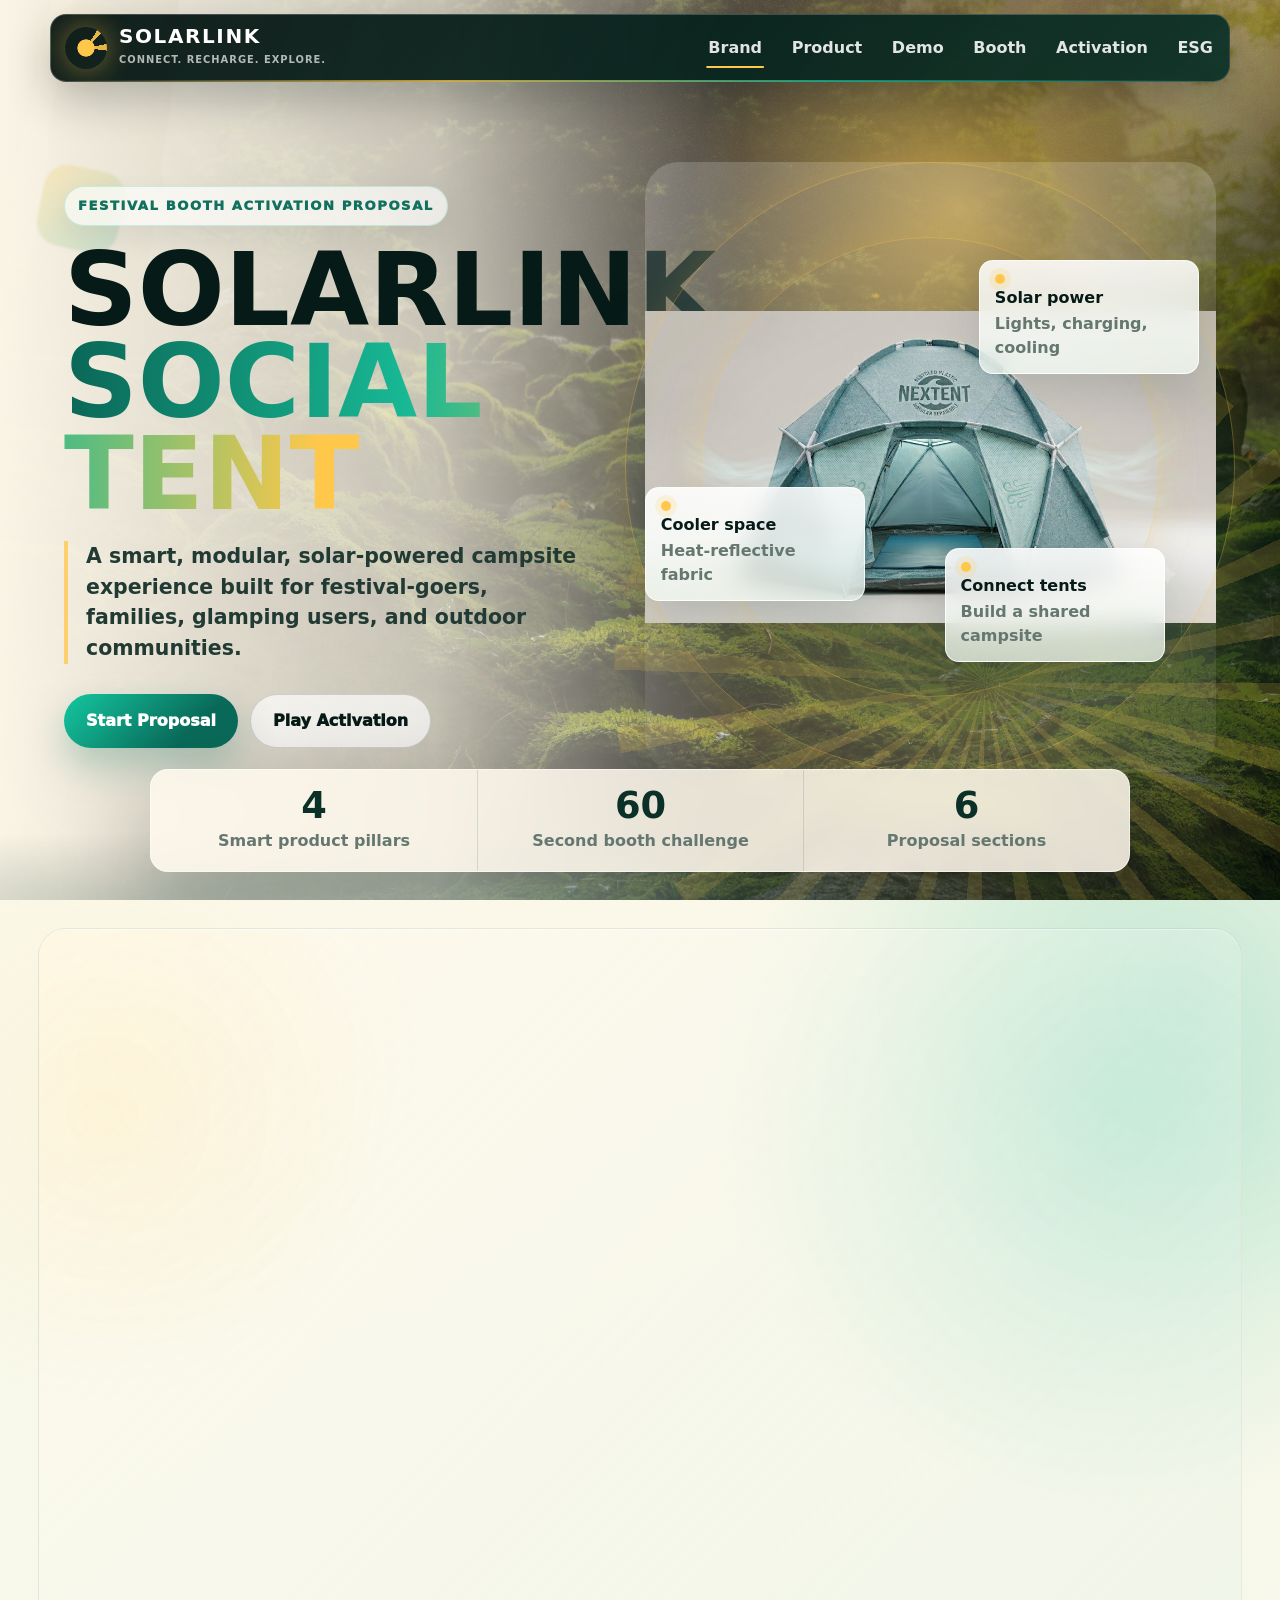
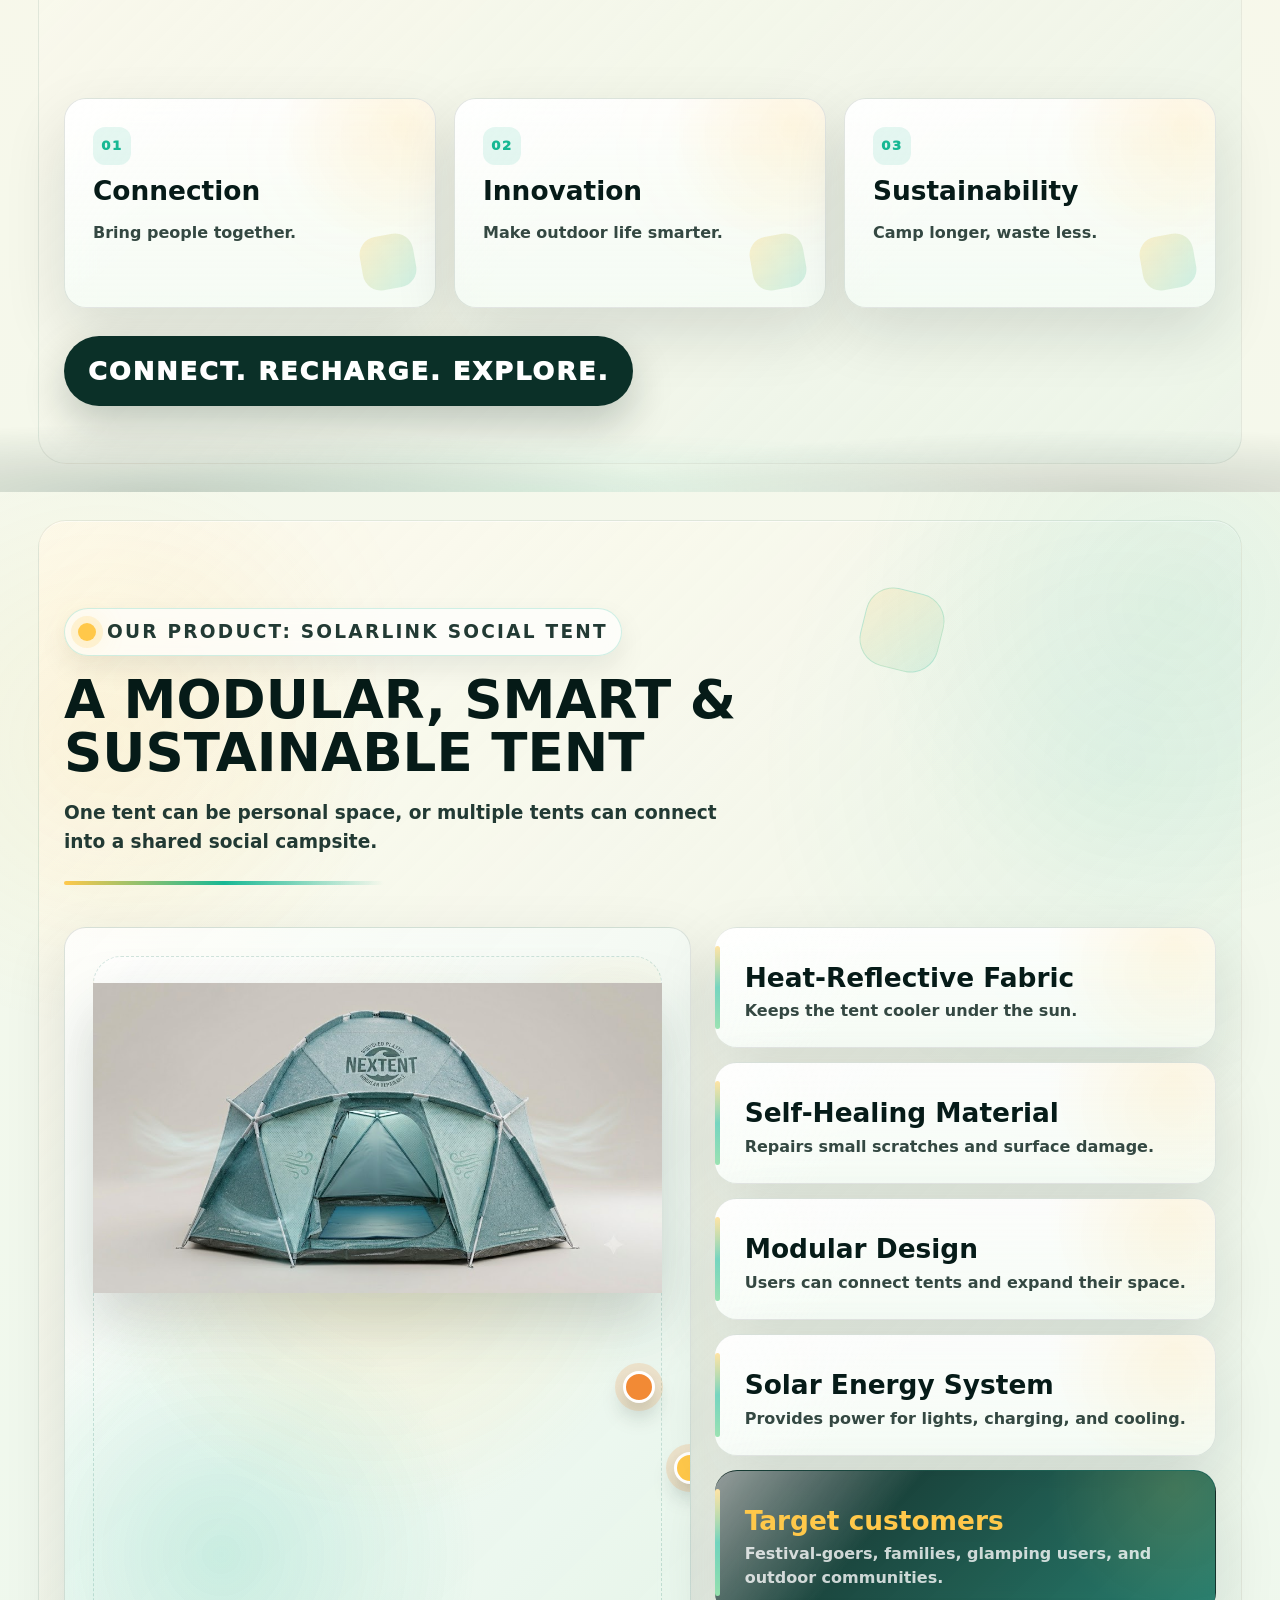
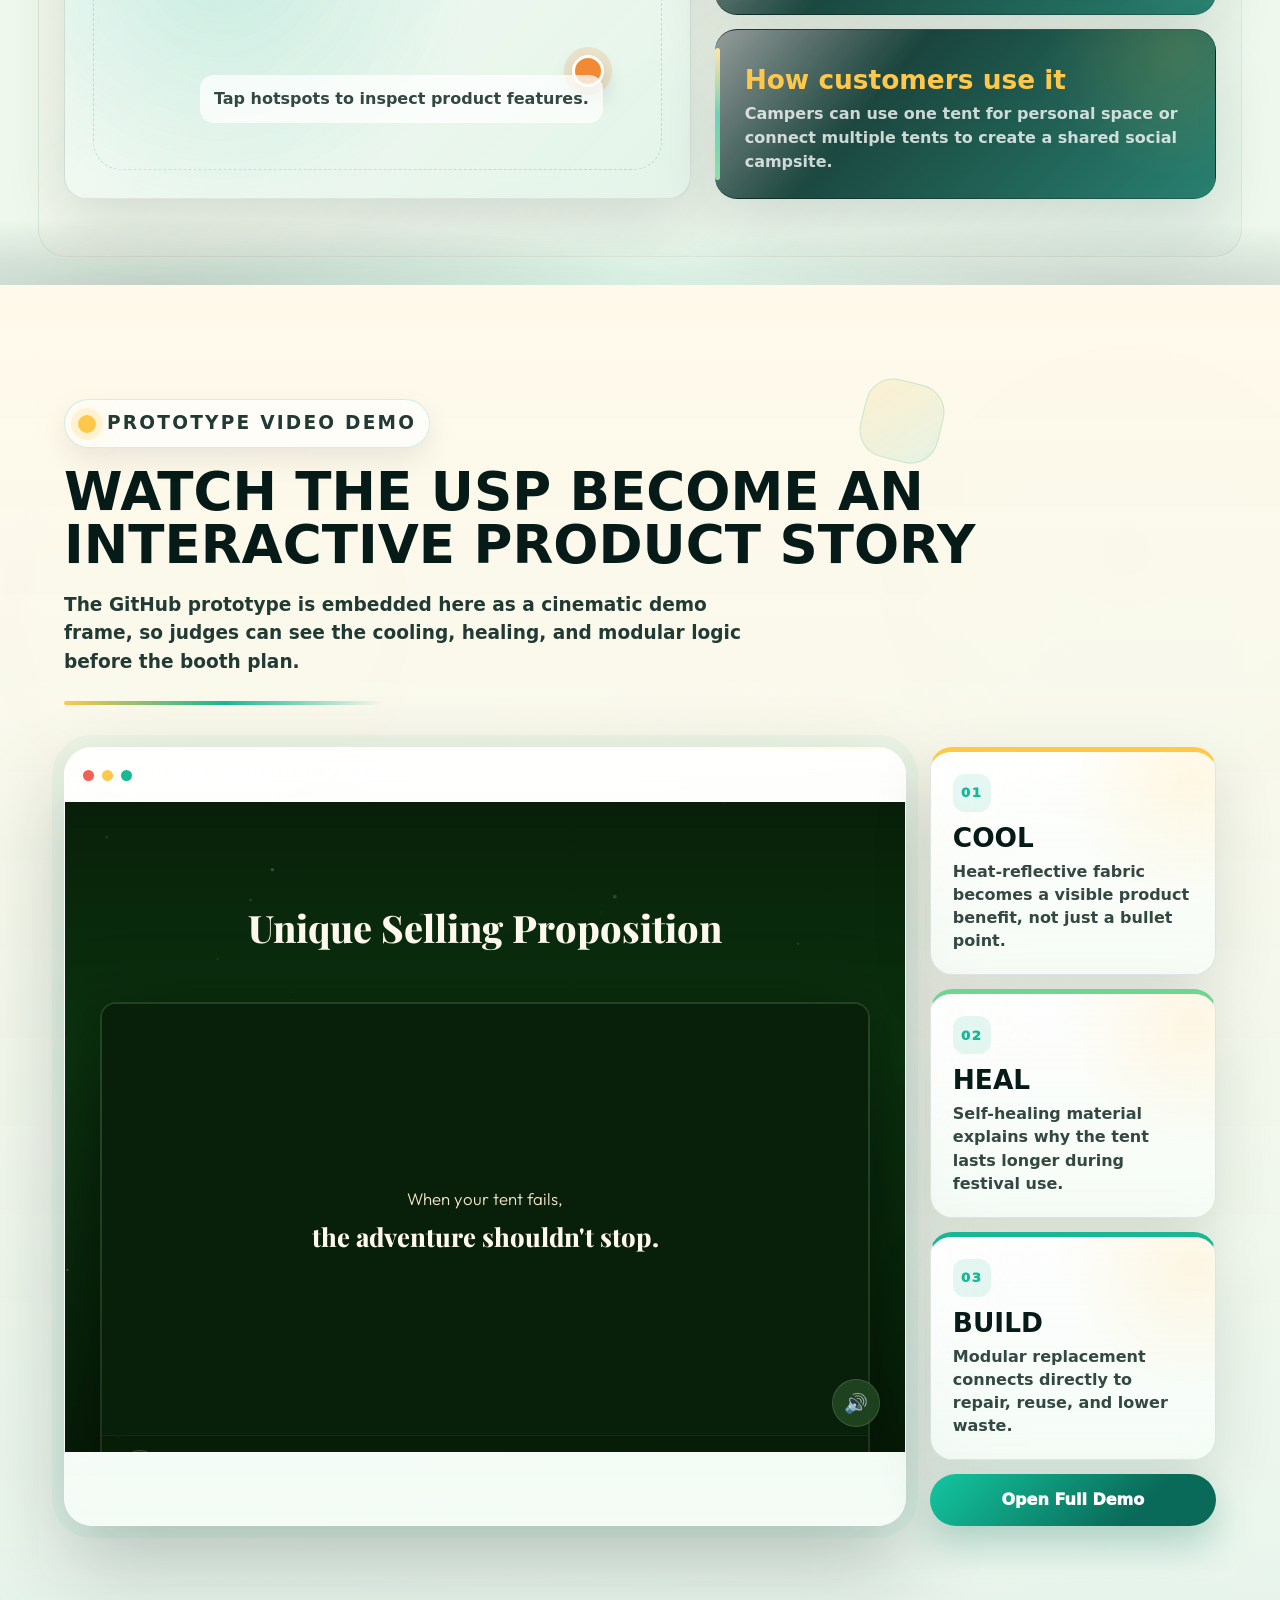
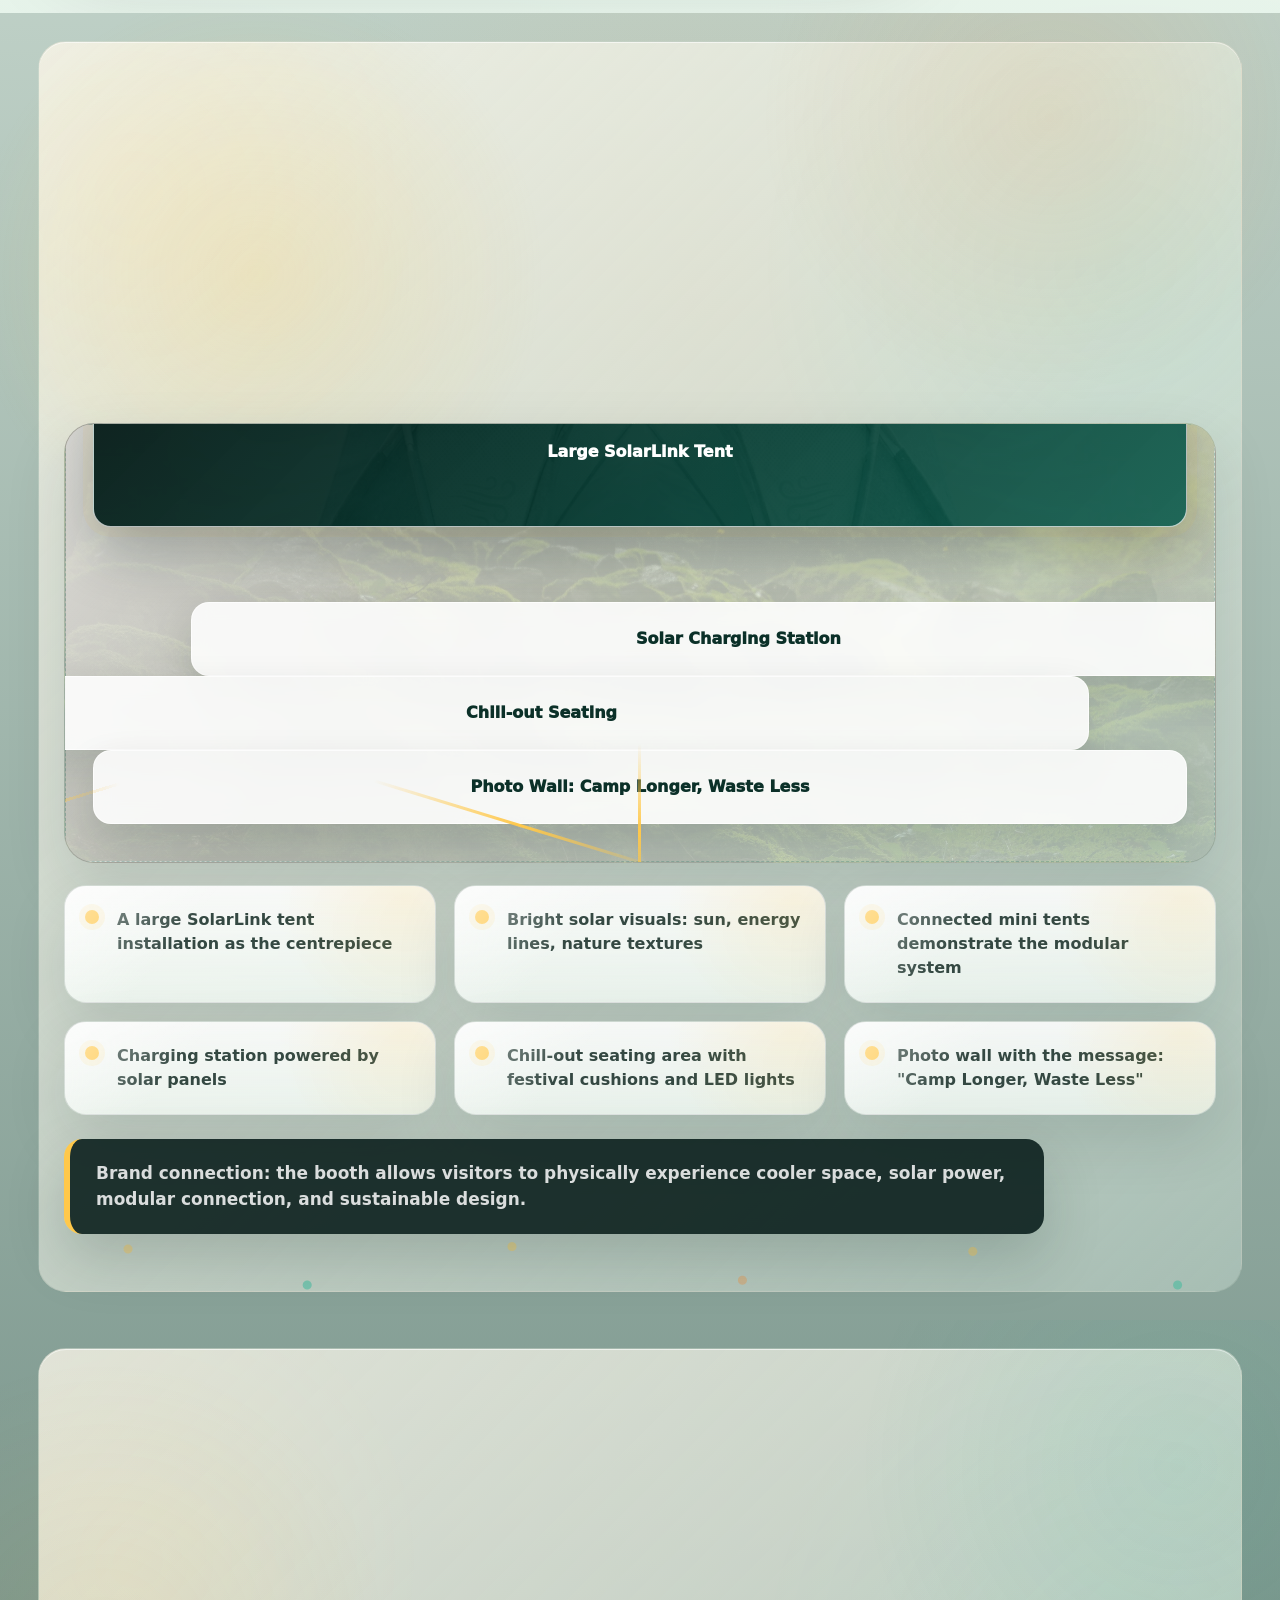
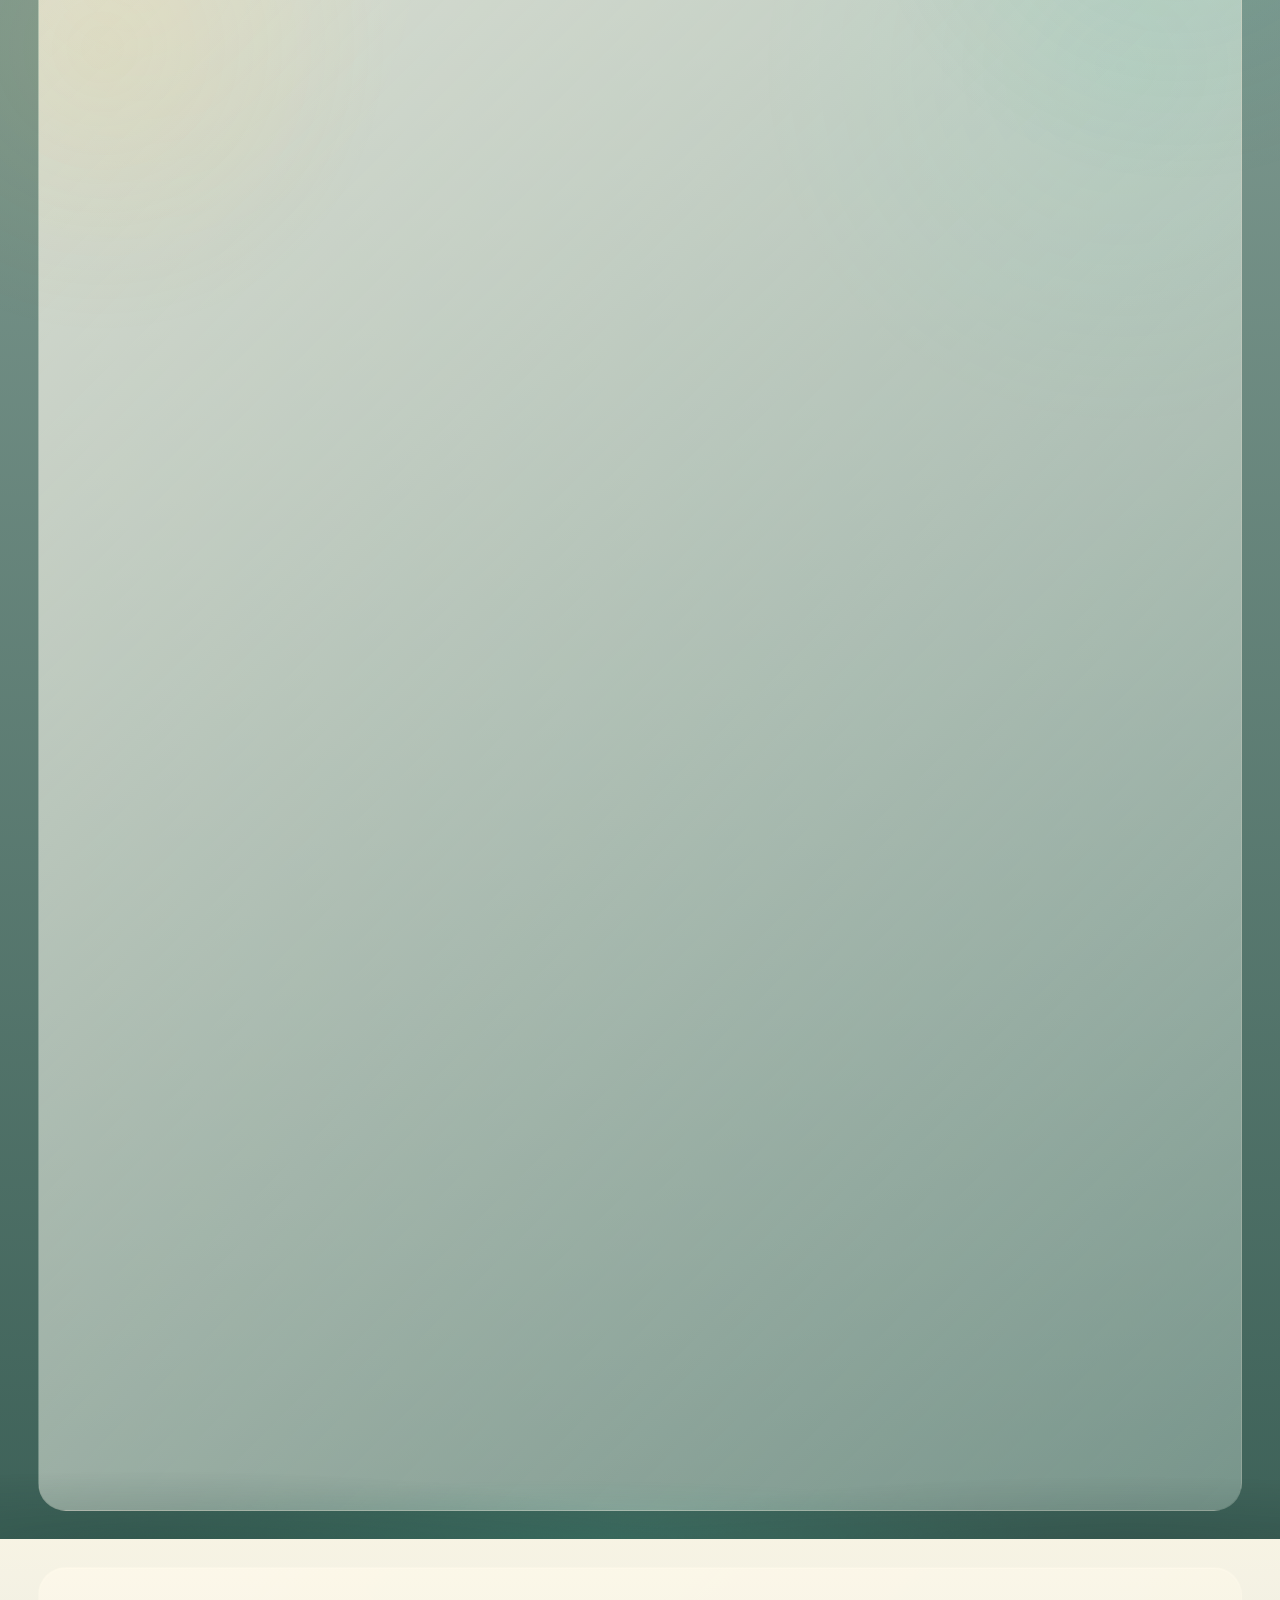
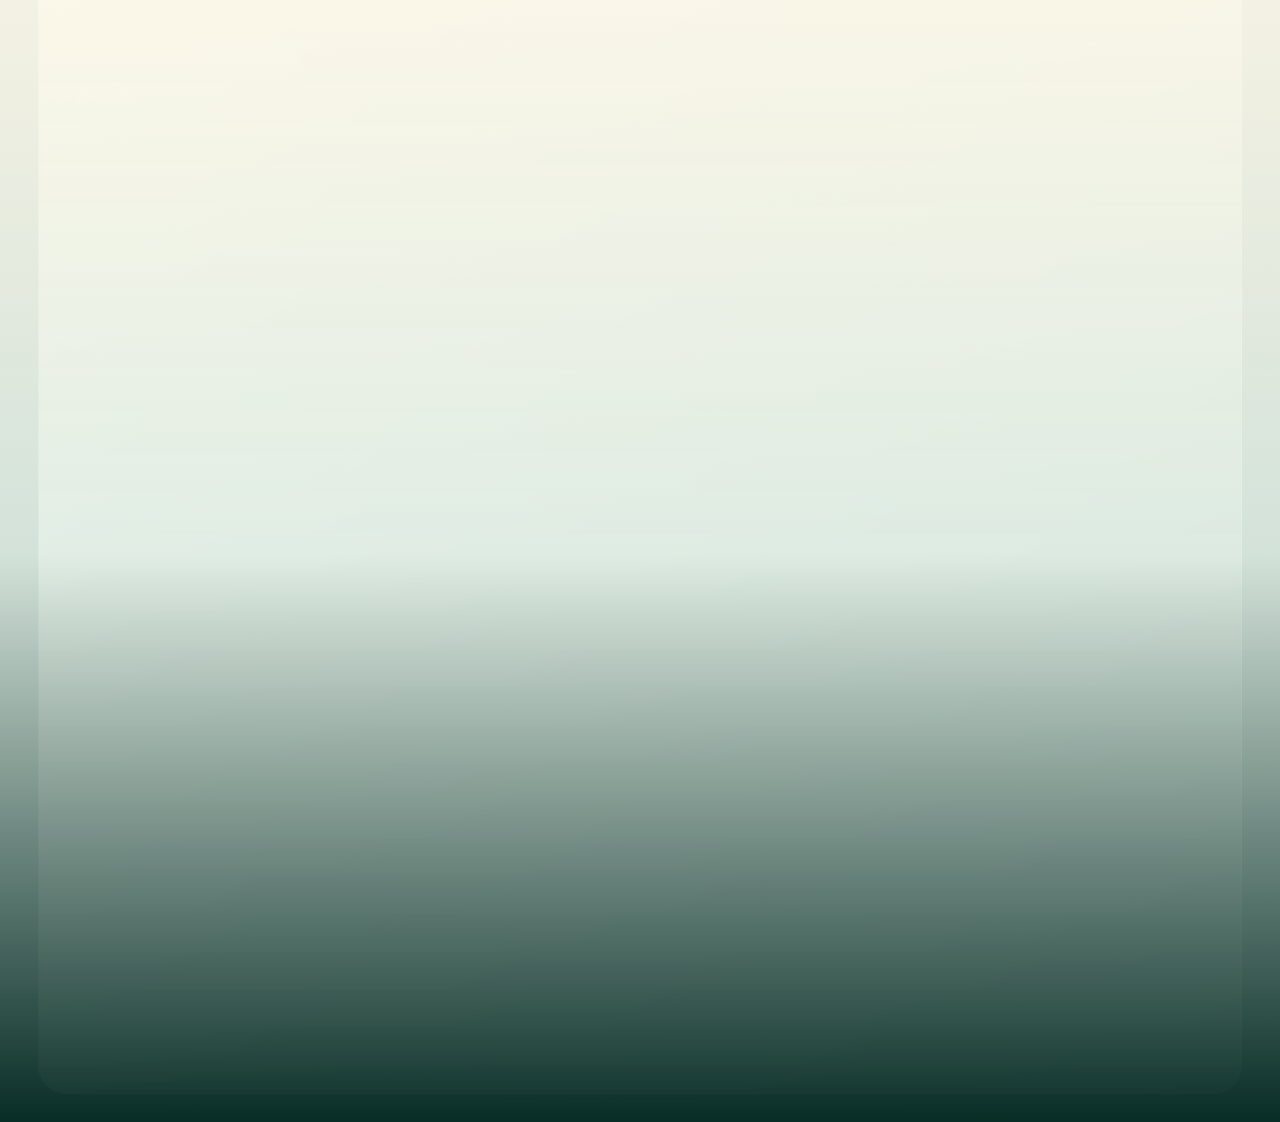
<file: index.html>
<!doctype html>
<html lang="en">
<head>
  <meta charset="UTF-8">
  <meta name="viewport" content="width=device-width, initial-scale=1.0">
  <title>SolarLink Social Tent | Festival Booth Activation Proposal</title>
  <link rel="stylesheet" href="solarlink.css">
</head>
<body>
  <canvas id="solarParticles" aria-hidden="true"></canvas>

  <header class="site-nav">
    <a class="brand" href="#hero" aria-label="SolarLink home">
      <span class="brand-mark" aria-hidden="true"></span>
      <span>
        <strong>SolarLink</strong>
        <small>Connect. Recharge. Explore.</small>
      </span>
    </a>
    <nav aria-label="Presentation sections">
      <a href="#brand">Brand</a>
      <a href="#product">Product</a>
      <a href="#demo">Demo</a>
      <a href="#booth">Booth</a>
      <a href="#activation">Activation</a>
      <a href="#impact">ESG</a>
    </nav>
  </header>

  <main>
    <section class="hero section-frame" id="hero">
      <div class="hero-bg" aria-hidden="true"></div>
      <div class="hero-content reveal">
        <p class="kicker">Festival Booth Activation Proposal</p>
        <h1>SOLARLINK<br><span>SOCIAL TENT</span></h1>
        <p class="hero-copy">A smart, modular, solar-powered campsite experience built for festival-goers, families, glamping users, and outdoor communities.</p>
        <div class="hero-actions">
          <a class="btn primary" href="#brand">Start Proposal</a>
          <a class="btn ghost" href="#activation">Play Activation</a>
        </div>
      </div>
      <div class="hero-visual reveal" aria-label="SolarLink tent visual">
        <img src="assets/nextent-hero.png" alt="Modular social tent">
        <div class="solar-ring ring-a"></div>
        <div class="solar-ring ring-b"></div>
        <div class="floating-card card-power"><strong>Solar power</strong><span>Lights, charging, cooling</span></div>
        <div class="floating-card card-social"><strong>Connect tents</strong><span>Build a shared campsite</span></div>
        <div class="floating-card card-cool"><strong>Cooler space</strong><span>Heat-reflective fabric</span></div>
      </div>
      <div class="hero-stats">
        <div><strong data-count="4">0</strong><span>Smart product pillars</span></div>
        <div><strong data-count="60">0</strong><span>Second booth challenge</span></div>
        <div><strong data-count="6">0</strong><span>Proposal sections</span></div>
      </div>
    </section>

    <section class="slide-section brand-section" id="brand">
      <div class="section-heading reveal">
        <p class="kicker">Brand Identity: Who We Are</p>
        <h2>SolarLink - Connect People, Power Experiences</h2>
        <p>Smart, sustainable, and social outdoor living. We believe camping should not mean sacrificing comfort or harming nature.</p>
      </div>
      <div class="brand-showcase">
        <div class="identity-panel glass-card reveal">
          <div><span>Brand name</span><strong>SolarLink</strong></div>
          <div><span>What we represent</span><strong>Smart, sustainable, and social outdoor living</strong></div>
          <div><span>Brand story</span><strong>Camping should not mean sacrificing comfort or harming nature.</strong></div>
        </div>
        <figure class="media-card brand-media reveal">
          <img src="assets/nextent-roadshow/image13.jpeg" alt="Hands holding a sustainable plant">
          <figcaption>
            <span>Brand belief</span>
            <strong>Comfort outside should still respect nature.</strong>
          </figcaption>
        </figure>
      </div>
      <div class="brand-grid">
        <article class="glass-card reveal">
          <span class="card-num">01</span>
          <h3>Connection</h3>
          <p>Bring people together.</p>
        </article>
        <article class="glass-card reveal">
          <span class="card-num">02</span>
          <h3>Innovation</h3>
          <p>Make outdoor life smarter.</p>
        </article>
        <article class="glass-card reveal">
          <span class="card-num">03</span>
          <h3>Sustainability</h3>
          <p>Camp longer, waste less.</p>
        </article>
      </div>
      <div class="tagline-band reveal">Connect. Recharge. Explore.</div>
    </section>

    <section class="slide-section product-section" id="product">
      <div class="section-heading reveal">
        <p class="kicker">Our Product: SolarLink Social Tent</p>
        <h2>A Modular, Smart & Sustainable Tent</h2>
        <p>One tent can be personal space, or multiple tents can connect into a shared social campsite.</p>
      </div>
      <div class="product-layout">
        <div class="product-visual glass-card reveal">
          <img src="assets/nextent-repair-system.png" alt="SolarLink social tent system">
          <button class="hotspot hot-fabric" type="button" data-tip="Heat-Reflective Fabric"></button>
          <button class="hotspot hot-solar" type="button" data-tip="Solar Energy System"></button>
          <button class="hotspot hot-module" type="button" data-tip="Modular Connection"></button>
          <button class="hotspot hot-heal" type="button" data-tip="Self-Healing Material"></button>
          <p class="hotspot-tip" id="hotspotTip">Tap hotspots to inspect product features.</p>
        </div>
        <div class="feature-stack">
          <article class="feature-card reveal"><strong>Heat-Reflective Fabric</strong><span>Keeps the tent cooler under the sun.</span></article>
          <article class="feature-card reveal"><strong>Self-Healing Material</strong><span>Repairs small scratches and surface damage.</span></article>
          <article class="feature-card reveal"><strong>Modular Design</strong><span>Users can connect tents and expand their space.</span></article>
          <article class="feature-card reveal"><strong>Solar Energy System</strong><span>Provides power for lights, charging, and cooling.</span></article>
          <article class="feature-card target reveal"><strong>Target customers</strong><span>Festival-goers, families, glamping users, and outdoor communities.</span></article>
          <article class="feature-card target reveal"><strong>How customers use it</strong><span>Campers can use one tent for personal space or connect multiple tents to create a shared social campsite.</span></article>
        </div>
      </div>
    </section>

    <section class="slide-section demo-section" id="demo">
      <div class="section-heading reveal">
        <p class="kicker">Prototype Video Demo</p>
        <h2>Watch the USP become an interactive product story</h2>
        <p>The GitHub prototype is embedded here as a cinematic demo frame, so judges can see the cooling, healing, and modular logic before the booth plan.</p>
      </div>
      <div class="demo-layout">
        <div class="demo-player glass-card reveal">
          <div class="demo-player-bar">
            <span></span>
            <span></span>
            <span></span>
            <strong>GitHub cinematic USP demo</strong>
          </div>
          <iframe
            src="assets/github-demo/build-nextent.html#usp"
            title="Interactive NEXTENT USP demo from GitHub prototype"
            loading="lazy"
            scrolling="no"
          ></iframe>
        </div>
        <div class="demo-notes reveal">
          <article class="glass-card">
            <span class="card-num">01</span>
            <h3>COOL</h3>
            <p>Heat-reflective fabric becomes a visible product benefit, not just a bullet point.</p>
          </article>
          <article class="glass-card">
            <span class="card-num">02</span>
            <h3>HEAL</h3>
            <p>Self-healing material explains why the tent lasts longer during festival use.</p>
          </article>
          <article class="glass-card">
            <span class="card-num">03</span>
            <h3>BUILD</h3>
            <p>Modular replacement connects directly to repair, reuse, and lower waste.</p>
          </article>
          <a class="btn primary demo-open" href="assets/github-demo/build-nextent.html#usp" target="_blank" rel="noreferrer">Open Full Demo</a>
        </div>
      </div>
    </section>

    <section class="slide-section booth-section" id="booth">
      <div class="section-heading reveal">
        <p class="kicker">Festival Booth Concept</p>
        <h2>SOLARLINK "RECHARGE CAMP"</h2>
        <p>A mini festival campsite where visitors cool down, recharge devices, connect with friends, and experience sustainable camping.</p>
      </div>
      <div class="booth-map glass-card reveal">
        <div class="map-node tent-node">Large SolarLink Tent</div>
        <div class="map-node charge-node">Solar Charging Station</div>
        <div class="map-node chill-node">Chill-out Seating</div>
        <div class="map-node wall-node">Photo Wall: Camp Longer, Waste Less</div>
        <div class="energy-line line-1"></div>
        <div class="energy-line line-2"></div>
        <div class="energy-line line-3"></div>
      </div>
      <div class="booth-elements">
        <article class="mini-card reveal">A large SolarLink tent installation as the centrepiece</article>
        <article class="mini-card reveal">Bright solar visuals: sun, energy lines, nature textures</article>
        <article class="mini-card reveal">Connected mini tents demonstrate the modular system</article>
        <article class="mini-card reveal">Charging station powered by solar panels</article>
        <article class="mini-card reveal">Chill-out seating area with festival cushions and LED lights</article>
        <article class="mini-card reveal">Photo wall with the message: "Camp Longer, Waste Less"</article>
      </div>
      <p class="brand-connection reveal">Brand connection: the booth allows visitors to physically experience cooler space, solar power, modular connection, and sustainable design.</p>
    </section>

    <section class="slide-section activation-section" id="activation">
      <div class="section-heading reveal">
        <p class="kicker">Interactive Activation</p>
        <h2>Build Your Camp, Power Your Crew</h2>
        <p>Visitors team up, connect mini tent modules, and create the best social campsite layout in 60 seconds.</p>
      </div>
      <div class="activation-game glass-card reveal">
        <div class="game-left">
          <div class="timer-circle"><span id="challengeTimer">60</span><small>seconds</small></div>
          <button class="btn primary" type="button" id="startChallenge">Start Challenge</button>
          <p id="challengeStatus">Build a campsite layout before time runs out.</p>
        </div>
        <div class="camp-board" id="campBoard" aria-label="Camp build board">
          <button class="camp-module mod-a" type="button" data-module="Tent A">Tent A</button>
          <button class="camp-module mod-b" type="button" data-module="Tent B">Tent B</button>
          <button class="camp-module mod-c" type="button" data-module="Solar Hub">Solar Hub</button>
          <button class="camp-module mod-d" type="button" data-module="Social Lounge">Social Lounge</button>
        </div>
      </div>
      <div class="activation-proof-strip reveal">
        <figure class="media-card">
          <img src="assets/nextent-module-system.png" alt="Connected modular tent components">
          <figcaption>
            <span>Modular play</span>
            <strong>Visitors do not just hear the feature. They build it.</strong>
          </figcaption>
        </figure>
        <figure class="media-card">
          <img src="assets/nextent-roadshow/image23.jpeg" alt="Green outdoor camping environment">
          <figcaption>
            <span>Social camp</span>
            <strong>A shared layout makes connection visible and memorable.</strong>
          </figcaption>
        </figure>
      </div>
      <div class="reward-grid">
        <article class="reward-card reveal">Teams of 2-4 people receive mini tent modules</article>
        <article class="reward-card reveal">60 seconds to connect modules and build the best campsite</article>
        <article class="reward-card reveal">Visitors vote for the most creative campsite design</article>
        <article class="reward-card reveal">Reusable water bottle</article>
        <article class="reward-card reveal">Festival charging pass</article>
        <article class="reward-card reveal">Discount voucher</article>
        <article class="reward-card reveal">Photo opportunity inside the tent</article>
      </div>
      <div class="why-panel glass-card reveal">
        <h3>Why It Works</h3>
        <ul>
          <li>Encourages teamwork and social connection</li>
          <li>Demonstrates the modular tent feature in a fun way</li>
          <li>Creates user-generated content for social media</li>
          <li>Makes the product memorable, not just visible</li>
        </ul>
      </div>
    </section>

    <section class="slide-section impact-section" id="impact">
      <div class="section-heading reveal">
        <p class="kicker">ESG Impact: Camp Responsibly</p>
        <h2>Camp Responsibly: Repair, Return & Reuse</h2>
        <p>SolarLink turns the booth into a responsible camping initiative that reduces waste and builds community trust.</p>
      </div>
      <div class="impact-layout">
        <div class="impact-steps glass-card reveal">
          <ol>
            <li>Visitors bring old camping gear or damaged tents to the booth.</li>
            <li>SolarLink collects usable materials for repair, reuse, or recycling.</li>
            <li>Participants receive a reward or product discount.</li>
            <li>The booth uses reusable decorations and solar-powered lighting.</li>
            <li>Accessible seating and charging are available for all visitors.</li>
          </ol>
        </div>
        <div class="impact-metrics">
          <article class="metric-card reveal"><strong>Reduce</strong><span>festival waste</span></article>
          <article class="metric-card reveal"><strong>Promote</strong><span>responsible outdoor lifestyles</span></article>
          <article class="metric-card reveal"><strong>Build</strong><span>a sustainable camping community</span></article>
          <article class="metric-card reveal"><strong>Earn</strong><span>brand memory and trust</span></article>
        </div>
      </div>
      <div class="final-message-card reveal">
        <figure class="media-card impact-media">
          <img src="assets/nextent-roadshow/image16.png" alt="Festival camping waste illustration">
          <figcaption>
            <span>Waste problem</span>
            <strong>Repair, return, and reuse turns disposal into participation.</strong>
          </figcaption>
        </figure>
        <div class="final-message">
          <span>Final Message</span>
          <strong>SolarLink is not only a tent.</strong>
          <p>It is a smarter, greener way to experience festivals together.</p>
        </div>
      </div>
    </section>
  </main>

  <script src="solarlink.js"></script>
</body>
</html>
</file>
<file: solarlink.css>
:root {
  --ink: #061b18;
  --forest: #0b3028;
  --deep: #031210;
  --teal: #18b894;
  --mint: #a8f5d8;
  --solar: #ffc84a;
  --orange: #f28a35;
  --cream: #fff5df;
  --paper: rgba(255, 250, 238, 0.78);
  --white: #fff;
  --muted: #657770;
  --shadow: 0 30px 90px rgba(3, 18, 16, 0.26);
}

* { box-sizing: border-box; }

html { scroll-behavior: smooth; }

body {
  margin: 0;
  min-width: 320px;
  color: var(--ink);
  font-family: Inter, Outfit, ui-sans-serif, system-ui, -apple-system, BlinkMacSystemFont, "Segoe UI", sans-serif;
  background:
    radial-gradient(circle at 12% 8%, rgba(255, 200, 74, 0.22), transparent 28rem),
    radial-gradient(circle at 90% 16%, rgba(24, 184, 148, 0.2), transparent 26rem),
    linear-gradient(180deg, #fff9ea 0%, #eef7ee 45%, #102e27 100%);
  line-height: 1.5;
  overflow-x: hidden;
}

button, a { font: inherit; }
a { color: inherit; text-decoration: none; }
img { max-width: 100%; display: block; }

#solarParticles {
  position: fixed;
  inset: 0;
  z-index: -1;
  pointer-events: none;
}

.site-nav {
  position: fixed;
  z-index: 50;
  top: 14px;
  left: 50%;
  width: min(1180px, calc(100% - 28px));
  min-height: 68px;
  display: flex;
  align-items: center;
  justify-content: space-between;
  gap: 18px;
  padding: 10px 14px;
  border: 1px solid rgba(255, 255, 255, 0.14);
  border-radius: 16px;
  background: rgba(3, 18, 16, 0.88);
  box-shadow: 0 18px 44px rgba(3, 18, 16, 0.24);
  transform: translateX(-50%);
  backdrop-filter: blur(18px);
}

.brand {
  display: inline-flex;
  align-items: center;
  gap: 12px;
  color: var(--white);
}

.brand-mark {
  position: relative;
  width: 42px;
  height: 42px;
  border-radius: 999px;
  background:
    radial-gradient(circle at 50% 50%, var(--solar) 0 28%, transparent 30%),
    conic-gradient(from 0deg, transparent 0 9%, rgba(255, 200, 74, 0.9) 9% 13%, transparent 13% 22%, rgba(255, 200, 74, 0.9) 22% 27%, transparent 27% 100%);
  box-shadow: 0 0 28px rgba(255, 200, 74, 0.45);
}

.brand strong {
  display: block;
  font-size: 1.25rem;
  line-height: 1;
  letter-spacing: 0.08em;
  text-transform: uppercase;
}

.brand small {
  color: rgba(255, 255, 255, 0.68);
  font-size: 0.62rem;
  font-weight: 900;
  letter-spacing: 0.1em;
  text-transform: uppercase;
}

.site-nav nav {
  display: flex;
  align-items: center;
  gap: clamp(10px, 2vw, 26px);
  color: rgba(255, 255, 255, 0.88);
  font-weight: 850;
}

.site-nav nav a {
  transition: color 0.2s ease, transform 0.2s ease;
}

.site-nav nav a:hover {
  color: var(--solar);
  transform: translateY(-1px);
}

.section-frame,
.slide-section {
  position: relative;
  min-height: 100svh;
  padding: 112px clamp(20px, 5vw, 76px) 78px;
  overflow: hidden;
}

.hero {
  display: grid;
  grid-template-columns: minmax(0, 0.95fr) minmax(420px, 1.05fr);
  gap: clamp(26px, 5vw, 70px);
  align-items: center;
}

.hero-bg {
  position: absolute;
  inset: 0;
  z-index: -2;
  background:
    linear-gradient(90deg, rgba(255, 249, 234, 0.98) 0%, rgba(255, 249, 234, 0.86) 38%, rgba(255, 249, 234, 0.32) 58%, rgba(6, 27, 24, 0.18) 100%),
    radial-gradient(circle at 88% 20%, rgba(255, 200, 74, 0.55), transparent 17rem),
    url("assets/nextent-roadshow/image13.jpeg") center/cover;
}

.hero-content {
  max-width: 760px;
}

.kicker {
  display: inline-flex;
  margin: 0 0 18px;
  padding: 9px 13px;
  border: 1px solid rgba(24, 184, 148, 0.2);
  border-radius: 999px;
  background: rgba(255, 255, 255, 0.66);
  color: #0f715e;
  font-size: 0.82rem;
  font-weight: 950;
  letter-spacing: 0.12em;
  text-transform: uppercase;
  box-shadow: 0 12px 28px rgba(6, 27, 24, 0.08);
  backdrop-filter: blur(12px);
}

h1, h2 {
  margin: 0;
  color: var(--ink);
  font-size: clamp(3.5rem, 8vw, 8.5rem);
  line-height: 0.9;
  letter-spacing: 0;
  text-transform: uppercase;
}

h1 span,
.final-message {
  background: linear-gradient(90deg, #0e7e68, var(--teal), var(--solar));
  -webkit-background-clip: text;
  background-clip: text;
  color: transparent;
}

.hero-copy,
.section-heading p {
  max-width: 760px;
  color: #223a34;
  font-size: clamp(1.05rem, 1.8vw, 1.28rem);
  font-weight: 680;
}

.hero-actions {
  display: flex;
  flex-wrap: wrap;
  gap: 12px;
  margin-top: 30px;
}

.btn {
  display: inline-flex;
  align-items: center;
  justify-content: center;
  min-height: 52px;
  padding: 14px 22px;
  border: 0;
  border-radius: 999px;
  cursor: pointer;
  font-weight: 950;
  transition: transform 0.2s ease, box-shadow 0.2s ease;
}

.btn:hover { transform: translateY(-2px); }

.primary {
  background: linear-gradient(135deg, var(--teal), #0d705f);
  color: var(--white);
  box-shadow: 0 18px 38px rgba(13, 112, 95, 0.28);
}

.ghost {
  border: 1px solid rgba(6, 27, 24, 0.16);
  background: rgba(255, 255, 255, 0.68);
  color: var(--ink);
}

.hero-visual {
  position: relative;
  min-height: 610px;
  display: grid;
  place-items: center;
}

.hero-visual img {
  width: min(760px, 112%);
  filter: drop-shadow(0 40px 36px rgba(6, 27, 24, 0.22));
}

.solar-ring {
  position: absolute;
  border-radius: 999px;
  border: 1px solid rgba(255, 200, 74, 0.32);
  box-shadow: 0 0 42px rgba(255, 200, 74, 0.18);
  animation: spin 18s linear infinite;
}

.ring-a { width: 460px; height: 460px; }
.ring-b { width: 610px; height: 610px; animation-direction: reverse; }

@keyframes spin { to { transform: rotate(360deg); } }

.floating-card {
  position: absolute;
  z-index: 3;
  display: grid;
  gap: 2px;
  max-width: 220px;
  padding: 13px 15px;
  border: 1px solid rgba(255, 255, 255, 0.58);
  border-radius: 14px;
  background: rgba(255, 255, 255, 0.78);
  box-shadow: 0 18px 48px rgba(6, 27, 24, 0.14);
  backdrop-filter: blur(12px);
}

.floating-card span { color: var(--muted); font-weight: 650; }
.card-power { top: 16%; right: 3%; }
.card-social { bottom: 18%; right: 9%; }
.card-cool { left: 0; bottom: 28%; }

.hero-stats {
  position: absolute;
  left: 50%;
  bottom: 28px;
  display: grid;
  grid-template-columns: repeat(3, minmax(0, 1fr));
  width: min(980px, calc(100% - 44px));
  border: 1px solid rgba(255, 255, 255, 0.58);
  border-radius: 18px;
  background: rgba(255, 250, 238, 0.86);
  box-shadow: var(--shadow);
  transform: translateX(-50%);
  backdrop-filter: blur(12px);
}

.hero-stats div {
  display: grid;
  gap: 4px;
  padding: 18px;
  text-align: center;
}

.hero-stats div + div { border-left: 1px solid rgba(6, 27, 24, 0.12); }
.hero-stats strong { color: var(--forest); font-size: 2.3rem; line-height: 1; }
.hero-stats span { color: var(--muted); font-weight: 750; }

.section-heading {
  max-width: 1080px;
  margin-bottom: 34px;
}

.section-heading h2 {
  max-width: 1100px;
  font-size: clamp(2.8rem, 6.3vw, 6.7rem);
}

.glass-card,
.feature-card,
.price-card,
.mini-card,
.reward-card,
.metric-card {
  border: 1px solid rgba(6, 27, 24, 0.11);
  border-radius: 18px;
  background: var(--paper);
  box-shadow: 0 24px 62px rgba(6, 27, 24, 0.12);
  backdrop-filter: blur(14px);
}

.brand-grid,
.pricing-grid,
.booth-elements,
.reward-grid,
.impact-metrics {
  display: grid;
  gap: 18px;
}

.brand-grid { grid-template-columns: repeat(3, 1fr); }
.pricing-grid { grid-template-columns: repeat(4, 1fr); }
.booth-elements, .reward-grid { grid-template-columns: repeat(3, 1fr); }
.impact-metrics { grid-template-columns: repeat(2, 1fr); }

.glass-card {
  padding: 28px;
}

.card-num {
  color: var(--teal);
  font-size: 0.82rem;
  font-weight: 950;
  letter-spacing: 0.12em;
}

.glass-card h3,
.feature-card strong,
.price-card strong,
.metric-card strong {
  display: block;
  margin: 12px 0 8px;
  color: var(--ink);
  font-size: 1.65rem;
  line-height: 1.05;
}

.glass-card p,
.feature-card span,
.price-card p,
.metric-card span,
.mini-card,
.reward-card {
  color: #344842;
  font-weight: 660;
}

.tagline-band {
  width: fit-content;
  margin-top: 28px;
  padding: 16px 24px;
  border-radius: 999px;
  background: var(--forest);
  color: var(--white);
  font-size: clamp(1.2rem, 2vw, 1.7rem);
  font-weight: 950;
  letter-spacing: 0.08em;
  text-transform: uppercase;
  box-shadow: 0 18px 42px rgba(6, 27, 24, 0.22);
}

.product-layout,
.impact-layout {
  display: grid;
  grid-template-columns: minmax(360px, 1fr) minmax(320px, 0.8fr);
  gap: 24px;
  align-items: stretch;
}

.product-visual {
  position: relative;
  min-height: 560px;
  display: grid;
  place-items: center;
  overflow: hidden;
}

.product-visual img {
  width: min(680px, 100%);
  filter: drop-shadow(0 28px 30px rgba(6, 27, 24, 0.18));
}

.hotspot {
  position: absolute;
  width: 32px;
  height: 32px;
  border: 3px solid var(--white);
  border-radius: 999px;
  background: var(--orange);
  box-shadow: 0 0 0 8px rgba(242, 138, 53, 0.18), 0 12px 22px rgba(6, 27, 24, 0.22);
  cursor: pointer;
}

.hot-fabric { left: 46%; top: 26%; }
.hot-solar { left: 55%; top: 20%; background: var(--solar); }
.hot-module { left: 70%; top: 58%; background: var(--teal); }
.hot-heal { left: 37%; top: 54%; }

.hotspot-tip {
  position: absolute;
  left: 24px;
  bottom: 20px;
  margin: 0;
  padding: 12px 14px;
  border-radius: 14px;
  background: rgba(255, 255, 255, 0.74);
  color: var(--forest);
  font-weight: 850;
}

.feature-stack {
  display: grid;
  gap: 14px;
}

.feature-card {
  padding: 22px;
}

.price-card {
  min-height: 230px;
  padding: 24px;
}

.price-card span {
  color: var(--teal);
  font-weight: 950;
  text-transform: uppercase;
}

.price-card strong {
  font-size: 2.8rem;
}

.price-card.main {
  background:
    linear-gradient(135deg, rgba(6, 27, 24, 0.96), rgba(13, 112, 95, 0.9));
  color: var(--white);
}

.price-card.main strong,
.price-card.main span {
  color: var(--solar);
}

.price-card.main p {
  color: rgba(255, 255, 255, 0.78);
}

.value-ribbon {
  display: grid;
  grid-template-columns: repeat(4, 1fr);
  gap: 1px;
  margin-top: 22px;
  overflow: hidden;
  border-radius: 16px;
  background: rgba(6, 27, 24, 0.12);
}

.value-ribbon div {
  padding: 18px;
  background: var(--forest);
  color: var(--white);
  font-weight: 850;
  text-align: center;
}

.booth-map {
  position: relative;
  min-height: 520px;
  margin-bottom: 22px;
  background:
    radial-gradient(circle at 50% 50%, rgba(255, 200, 74, 0.18), transparent 22rem),
    linear-gradient(135deg, rgba(255, 255, 255, 0.78), rgba(218, 238, 226, 0.78));
}

.map-node {
  position: absolute;
  display: grid;
  place-items: center;
  min-width: 180px;
  min-height: 74px;
  padding: 14px;
  border-radius: 18px;
  background: rgba(255, 255, 255, 0.88);
  color: var(--forest);
  font-weight: 950;
  text-align: center;
  box-shadow: 0 18px 42px rgba(6, 27, 24, 0.14);
}

.tent-node { left: 50%; top: 42%; transform: translate(-50%, -50%); min-width: 260px; min-height: 150px; background: var(--forest); color: var(--white); }
.charge-node { left: 9%; top: 18%; }
.chill-node { right: 9%; top: 18%; }
.wall-node { left: 50%; bottom: 12%; transform: translateX(-50%); }

.energy-line {
  position: absolute;
  height: 3px;
  border-radius: 999px;
  background: linear-gradient(90deg, transparent, var(--solar), transparent);
  animation: pulseLine 1.8s ease-in-out infinite;
}

.line-1 { left: 25%; top: 30%; width: 28%; transform: rotate(17deg); }
.line-2 { right: 25%; top: 30%; width: 28%; transform: rotate(-17deg); }
.line-3 { left: 42%; bottom: 28%; width: 16%; transform: rotate(90deg); }

@keyframes pulseLine { 50% { opacity: 0.35; } }

.mini-card,
.reward-card {
  padding: 20px;
}

.activation-game {
  display: grid;
  grid-template-columns: 280px 1fr;
  gap: 24px;
  padding: 24px;
}

.game-left {
  display: grid;
  align-content: center;
  gap: 16px;
}

.timer-circle {
  display: grid;
  place-items: center;
  width: 180px;
  height: 180px;
  margin: 0 auto;
  border-radius: 999px;
  background: conic-gradient(var(--solar) var(--progress, 100%), rgba(6, 27, 24, 0.1) 0);
  box-shadow: 0 18px 42px rgba(6, 27, 24, 0.14);
}

.timer-circle span {
  font-size: 4rem;
  font-weight: 950;
  line-height: 0.8;
}

.timer-circle small {
  color: var(--muted);
  font-weight: 850;
}

.camp-board {
  position: relative;
  min-height: 420px;
  border-radius: 20px;
  background:
    linear-gradient(180deg, rgba(255, 255, 255, 0.6), rgba(217, 239, 226, 0.8)),
    radial-gradient(circle at center, rgba(24, 184, 148, 0.18), transparent 18rem);
  overflow: hidden;
}

.camp-module {
  position: absolute;
  width: 150px;
  height: 88px;
  border: 1px solid rgba(6, 27, 24, 0.12);
  border-radius: 18px;
  background: var(--white);
  color: var(--forest);
  cursor: pointer;
  font-weight: 950;
  box-shadow: 0 14px 32px rgba(6, 27, 24, 0.12);
  transition: transform 0.22s ease, background 0.22s ease;
}

.camp-module:hover,
.camp-module.is-connected {
  background: var(--solar);
  transform: translateY(-4px) scale(1.03);
}

.mod-a { left: 12%; top: 18%; }
.mod-b { right: 14%; top: 20%; }
.mod-c { left: 41%; top: 42%; }
.mod-d { left: 28%; bottom: 16%; width: 220px; }

.impact-steps {
  padding: 28px;
}

.impact-steps ol {
  margin: 0;
  padding-left: 22px;
}

.impact-steps li {
  margin: 14px 0;
  color: #263b35;
  font-weight: 720;
}

.metric-card {
  padding: 26px;
}

.final-message {
  max-width: 1100px;
  margin-top: 44px;
  font-size: clamp(2.2rem, 5vw, 5.4rem);
  font-weight: 950;
  line-height: 0.98;
  text-transform: uppercase;
}

.reveal {
  opacity: 0;
  transform: translateY(28px);
  transition: opacity 0.7s ease, transform 0.7s ease;
}

.reveal.is-visible {
  opacity: 1;
  transform: translateY(0);
}

@media (max-width: 1050px) {
  .site-nav nav { display: none; }
  .hero,
  .product-layout,
  .activation-game,
  .impact-layout {
    grid-template-columns: 1fr;
  }
  .hero-visual { min-height: 440px; }
  .brand-grid,
  .pricing-grid,
  .booth-elements,
  .reward-grid,
  .value-ribbon {
    grid-template-columns: repeat(2, 1fr);
  }
}

@media (max-width: 680px) {
  .section-frame,
  .slide-section {
    padding: 96px 18px 58px;
  }
  h1, h2 { font-size: clamp(2.9rem, 15vw, 4.6rem); }
  .hero-stats,
  .brand-grid,
  .pricing-grid,
  .booth-elements,
  .reward-grid,
  .impact-metrics,
  .value-ribbon {
    grid-template-columns: 1fr;
  }
  .hero-stats {
    position: relative;
    left: auto;
    bottom: auto;
    margin-top: 28px;
    transform: none;
  }
  .hero-stats div + div { border-left: 0; border-top: 1px solid rgba(6, 27, 24, 0.12); }
  .floating-card { display: none; }
  .product-visual,
  .booth-map,
  .camp-board { min-height: 360px; }
  .camp-module { position: static; width: 100%; margin: 10px; }
  .camp-board { display: grid; align-content: center; padding: 12px; }
}

/* Premium polish overrides */
body::before {
  position: fixed;
  inset: 0;
  z-index: -2;
  content: "";
  background:
    linear-gradient(rgba(6, 27, 24, 0.04) 1px, transparent 1px),
    linear-gradient(90deg, rgba(6, 27, 24, 0.04) 1px, transparent 1px);
  background-size: 52px 52px;
  mask-image: linear-gradient(180deg, transparent, #000 12%, #000 82%, transparent);
}

.slide-section::before {
  position: absolute;
  inset: 28px clamp(12px, 3vw, 42px);
  z-index: -1;
  content: "";
  border: 1px solid rgba(6, 27, 24, 0.07);
  border-radius: 28px;
  background:
    radial-gradient(circle at 8% 12%, rgba(255, 200, 74, 0.16), transparent 22rem),
    radial-gradient(circle at 90% 18%, rgba(24, 184, 148, 0.13), transparent 24rem),
    rgba(255, 250, 238, 0.34);
  box-shadow: inset 0 1px 0 rgba(255, 255, 255, 0.58);
}

.section-heading .kicker {
  position: relative;
  padding-left: 42px;
}

.section-heading .kicker::before {
  position: absolute;
  left: 13px;
  top: 50%;
  width: 18px;
  height: 18px;
  content: "";
  border-radius: 999px;
  background: var(--solar);
  box-shadow: 0 0 0 7px rgba(255, 200, 74, 0.18), 0 0 28px rgba(255, 200, 74, 0.36);
  transform: translateY(-50%);
}

.section-heading::after {
  display: block;
  width: min(320px, 44vw);
  height: 4px;
  margin-top: 24px;
  content: "";
  border-radius: 999px;
  background: linear-gradient(90deg, var(--solar), var(--teal), transparent);
}

.glass-card,
.feature-card,
.price-card,
.mini-card,
.reward-card,
.metric-card {
  border-radius: 22px;
  transition: transform 0.22s ease, box-shadow 0.22s ease, border-color 0.22s ease;
}

.glass-card:hover,
.feature-card:hover,
.price-card:hover,
.mini-card:hover,
.reward-card:hover,
.metric-card:hover {
  border-color: rgba(24, 184, 148, 0.24);
  box-shadow: 0 34px 74px rgba(6, 27, 24, 0.16);
  transform: translateY(-4px);
}

.identity-panel {
  display: grid;
  grid-template-columns: 0.8fr 1.2fr 1.3fr;
  gap: 14px;
  margin-bottom: 18px;
  padding: 18px;
}

.identity-panel div {
  padding: 18px;
  border-radius: 16px;
  background: rgba(6, 27, 24, 0.05);
}

.identity-panel span {
  display: block;
  margin-bottom: 7px;
  color: #0f715e;
  font-size: 0.76rem;
  font-weight: 950;
  letter-spacing: 0.09em;
  text-transform: uppercase;
}

.identity-panel strong {
  color: var(--ink);
  font-size: 1.08rem;
  line-height: 1.22;
}

.feature-card {
  position: relative;
  min-height: 116px;
  overflow: hidden;
  padding: 24px 24px 24px 30px;
}

.feature-card::before {
  position: absolute;
  left: 0;
  top: 18px;
  bottom: 18px;
  width: 5px;
  content: "";
  border-radius: 999px;
  background: linear-gradient(180deg, var(--solar), var(--teal));
}

.feature-card.target {
  background: linear-gradient(135deg, rgba(6, 27, 24, 0.94), rgba(13, 112, 95, 0.88));
}

.feature-card.target strong {
  color: var(--solar);
}

.feature-card.target span {
  color: rgba(255, 255, 255, 0.78);
}

.why-panel {
  margin-top: 24px;
  padding: 28px;
}

.why-panel h3 {
  margin: 0 0 14px;
  color: var(--forest);
  font-size: clamp(1.6rem, 3vw, 2.4rem);
  line-height: 1;
  text-transform: uppercase;
}

.why-panel ul {
  display: grid;
  grid-template-columns: repeat(2, minmax(0, 1fr));
  gap: 12px;
  margin: 0;
  padding: 0;
  list-style: none;
}

.why-panel li {
  padding: 14px 16px;
  border-radius: 14px;
  background: rgba(24, 184, 148, 0.09);
  color: #263b35;
  font-weight: 720;
}

.booth-map::before {
  position: absolute;
  inset: 24px;
  content: "";
  border: 1px dashed rgba(13, 112, 95, 0.24);
  border-radius: 24px;
  pointer-events: none;
}

.mini-card,
.reward-card {
  position: relative;
  padding: 22px 22px 22px 52px;
  font-weight: 780;
}

.mini-card::before,
.reward-card::before {
  position: absolute;
  left: 20px;
  top: 24px;
  width: 14px;
  height: 14px;
  content: "";
  border-radius: 999px;
  background: var(--solar);
  box-shadow: 0 0 0 6px rgba(255, 200, 74, 0.15);
}

.brand-connection {
  max-width: 980px;
  margin: 24px 0 0;
  padding: 22px 26px;
  border-left: 6px solid var(--solar);
  border-radius: 18px;
  background: rgba(6, 27, 24, 0.88);
  color: rgba(255, 255, 255, 0.84);
  font-size: 1.06rem;
  font-weight: 760;
  box-shadow: 0 24px 58px rgba(6, 27, 24, 0.18);
}

.activation-game {
  position: relative;
  overflow: hidden;
}

.activation-game::before {
  position: absolute;
  inset: 0;
  content: "";
  background:
    radial-gradient(circle at 70% 30%, rgba(255, 200, 74, 0.14), transparent 18rem),
    radial-gradient(circle at 30% 70%, rgba(24, 184, 148, 0.13), transparent 18rem);
  pointer-events: none;
}

.activation-game > * {
  position: relative;
  z-index: 1;
}

.camp-board::before,
.camp-board::after {
  position: absolute;
  content: "";
  border-radius: 999px;
  background: rgba(255, 200, 74, 0.18);
  pointer-events: none;
}

.camp-board::before {
  left: 18%;
  top: 24%;
  width: 64%;
  height: 3px;
  transform: rotate(18deg);
}

.camp-board::after {
  left: 26%;
  bottom: 27%;
  width: 48%;
  height: 3px;
  transform: rotate(-14deg);
}

.impact-section {
  background:
    radial-gradient(circle at 16% 15%, rgba(255, 200, 74, 0.12), transparent 22rem),
    linear-gradient(180deg, rgba(255, 249, 234, 0.98), rgba(11, 48, 40, 0.96));
}

@media (max-width: 1050px) {
  .identity-panel {
    grid-template-columns: 1fr;
  }
}

@media (max-width: 680px) {
  .identity-panel {
    grid-template-columns: 1fr;
  }

  .why-panel ul {
    grid-template-columns: 1fr;
  }
}

/* ========================= SOLARLINK SECTION POLISH ========================= */

.slide-section {
  padding-top: clamp(88px, 9vw, 116px);
  padding-bottom: clamp(58px, 7vw, 86px);
  scroll-margin-top: 96px;
}

.slide-section::before {
  background:
    radial-gradient(circle at 8% 12%, rgba(255, 200, 74, 0.14), transparent 20rem),
    radial-gradient(circle at 90% 18%, rgba(24, 184, 148, 0.12), transparent 23rem),
    linear-gradient(135deg, rgba(255, 250, 238, 0.58), rgba(221, 239, 228, 0.34));
}

.section-heading {
  max-width: 980px;
  margin-bottom: clamp(24px, 4vw, 42px);
}

.section-heading h2 {
  max-width: 980px;
  font-size: clamp(2.05rem, 4.15vw, 4.45rem);
  line-height: 1;
}

.section-heading p {
  max-width: 700px;
  font-size: clamp(1rem, 1.45vw, 1.18rem);
  line-height: 1.55;
}

.brand-showcase,
.pricing-showcase,
.activation-proof-strip,
.final-message-card {
  display: grid;
  gap: 22px;
}

.brand-showcase {
  grid-template-columns: minmax(0, 1.2fr) minmax(300px, 0.72fr);
  align-items: stretch;
  margin-bottom: 18px;
}

.brand-showcase .identity-panel {
  grid-template-columns: 1fr;
  margin-bottom: 0;
}

.media-card {
  position: relative;
  min-height: 230px;
  margin: 0;
  overflow: hidden;
  border: 1px solid rgba(6, 27, 24, 0.1);
  border-radius: 24px;
  background: rgba(255, 255, 255, 0.72);
  box-shadow: 0 28px 68px rgba(6, 27, 24, 0.14);
}

.media-card img {
  position: absolute;
  inset: 0;
  width: 100%;
  height: 100%;
  display: block;
  object-fit: cover;
  transform: scale(1.02);
}

.media-card::after {
  position: absolute;
  inset: 0;
  content: "";
  background:
    linear-gradient(180deg, transparent 22%, rgba(6, 27, 24, 0.1) 52%, rgba(6, 27, 24, 0.76) 100%);
  pointer-events: none;
}

.media-card figcaption {
  position: absolute;
  left: 18px;
  right: 18px;
  bottom: 18px;
  z-index: 1;
  padding: 16px 18px;
  border: 1px solid rgba(255, 255, 255, 0.18);
  border-radius: 18px;
  background: rgba(6, 27, 24, 0.64);
  color: rgba(255, 255, 255, 0.9);
  box-shadow: 0 18px 42px rgba(0, 0, 0, 0.18);
  backdrop-filter: blur(16px);
}

.media-card figcaption span,
.final-message span {
  display: block;
  margin-bottom: 6px;
  color: var(--solar);
  font-size: 0.74rem;
  font-weight: 950;
  letter-spacing: 0.12em;
  text-transform: uppercase;
}

.media-card figcaption strong {
  display: block;
  font-size: clamp(1rem, 1.5vw, 1.25rem);
  line-height: 1.2;
}

.brand-grid article {
  min-height: 180px;
  background:
    linear-gradient(180deg, rgba(255, 255, 255, 0.86), rgba(245, 253, 247, 0.72)),
    radial-gradient(circle at 80% 20%, rgba(255, 200, 74, 0.16), transparent 9rem);
}

.pricing-showcase {
  grid-template-columns: minmax(0, 1fr) minmax(300px, 0.42fr);
  align-items: stretch;
}

.pricing-showcase .pricing-grid {
  grid-template-columns: repeat(2, minmax(0, 1fr));
}

.pricing-media {
  min-height: 100%;
  background:
    linear-gradient(135deg, rgba(255, 255, 255, 0.88), rgba(224, 243, 232, 0.8));
}

.pricing-media img {
  object-fit: contain;
  padding: 26px;
  background:
    radial-gradient(circle at 30% 18%, rgba(255, 200, 74, 0.2), transparent 12rem),
    rgba(255, 255, 255, 0.7);
}

.price-card {
  min-height: 188px;
  background:
    linear-gradient(180deg, rgba(255, 255, 255, 0.9), rgba(246, 253, 248, 0.76));
}

.price-card strong {
  font-size: clamp(2rem, 3.4vw, 2.75rem);
}

.value-ribbon {
  box-shadow: 0 22px 52px rgba(6, 27, 24, 0.13);
}

.booth-map {
  min-height: 440px;
  background:
    linear-gradient(135deg, rgba(255, 250, 238, 0.9), rgba(218, 238, 226, 0.78)),
    url("assets/nextent-roadshow/image23.jpeg") center/cover;
}

.demo-section {
  background:
    radial-gradient(circle at 14% 22%, rgba(255, 200, 74, 0.16), transparent 19rem),
    radial-gradient(circle at 88% 18%, rgba(24, 184, 148, 0.14), transparent 22rem),
    linear-gradient(180deg, rgba(255, 249, 234, 0.98), rgba(223, 241, 229, 0.9));
}

.demo-layout {
  display: grid;
  grid-template-columns: minmax(0, 1fr) minmax(280px, 0.34fr);
  gap: 24px;
  align-items: stretch;
}

.demo-player {
  position: relative;
  padding: 0;
  overflow: hidden;
  border-radius: 28px;
  background:
    linear-gradient(135deg, rgba(6, 27, 24, 0.98), rgba(13, 112, 95, 0.9));
  box-shadow: 0 36px 86px rgba(6, 27, 24, 0.22);
}

.demo-player::before {
  position: absolute;
  inset: 54px 0 auto;
  z-index: 2;
  height: 1px;
  content: "";
  background: linear-gradient(90deg, transparent, rgba(255, 255, 255, 0.24), transparent);
  pointer-events: none;
}

.demo-player-bar {
  display: flex;
  align-items: center;
  gap: 8px;
  min-height: 54px;
  padding: 0 18px;
  color: rgba(255, 255, 255, 0.82);
  font-size: 0.82rem;
  font-weight: 850;
  letter-spacing: 0.04em;
  text-transform: uppercase;
}

.demo-player-bar span {
  width: 11px;
  height: 11px;
  border-radius: 999px;
  background: #ef6155;
}

.demo-player-bar span:nth-child(2) { background: var(--solar); }
.demo-player-bar span:nth-child(3) { background: var(--teal); }
.demo-player-bar strong { margin-left: 8px; }

.demo-player iframe {
  width: 100%;
  height: clamp(420px, 52vw, 650px);
  display: block;
  border: 0;
  background:
    radial-gradient(circle at 50% 20%, rgba(255, 200, 74, 0.22), transparent 16rem),
    var(--deep);
}

.demo-notes {
  display: grid;
  gap: 14px;
  align-content: stretch;
}

.demo-notes .glass-card {
  padding: 22px;
  background:
    linear-gradient(180deg, rgba(255, 255, 255, 0.9), rgba(246, 253, 248, 0.78));
}

.demo-notes h3 {
  margin-bottom: 8px;
}

.demo-notes p {
  margin: 0;
  color: #344842;
  font-weight: 680;
  line-height: 1.45;
}

.demo-open {
  width: 100%;
  align-self: end;
  text-decoration: none;
}

.map-node {
  border: 1px solid rgba(6, 27, 24, 0.08);
  backdrop-filter: blur(10px);
}

.tent-node {
  background:
    linear-gradient(135deg, rgba(6, 27, 24, 0.96), rgba(12, 92, 76, 0.9)),
    url("assets/nextent-hero.png") center/cover;
}

.activation-game {
  grid-template-columns: minmax(230px, 0.4fr) minmax(0, 1fr);
}

.activation-proof-strip {
  grid-template-columns: repeat(2, minmax(0, 1fr));
  margin: 20px 0;
}

.activation-proof-strip .media-card {
  min-height: 260px;
}

.reward-grid {
  grid-template-columns: repeat(4, minmax(0, 1fr));
}

.reward-grid .reward-card:nth-child(1),
.reward-grid .reward-card:nth-child(2),
.reward-grid .reward-card:nth-child(3) {
  background:
    linear-gradient(135deg, rgba(6, 27, 24, 0.92), rgba(13, 112, 95, 0.88));
  color: rgba(255, 255, 255, 0.86);
}

.impact-section {
  background:
    linear-gradient(180deg, rgba(255, 249, 234, 0.98) 0%, rgba(231, 243, 234, 0.96) 58%, rgba(15, 64, 54, 0.94) 100%),
    url("assets/nextent-roadshow/image1.jpeg") center/cover fixed;
}

.impact-layout {
  grid-template-columns: minmax(0, 0.95fr) minmax(340px, 0.9fr);
}

.impact-steps,
.metric-card {
  background: rgba(255, 255, 255, 0.82);
}

.impact-steps li {
  font-size: clamp(0.98rem, 1.25vw, 1.08rem);
  line-height: 1.5;
}

.metric-card strong {
  font-size: clamp(1.45rem, 2.4vw, 2.15rem);
}

.final-message-card {
  grid-template-columns: minmax(300px, 0.46fr) minmax(0, 1fr);
  align-items: stretch;
  margin-top: 26px;
}

.impact-media {
  min-height: 270px;
}

.final-message {
  display: grid;
  align-content: center;
  min-height: 270px;
  margin: 0;
  padding: clamp(26px, 4vw, 44px);
  border: 1px solid rgba(255, 255, 255, 0.16);
  border-radius: 24px;
  background:
    radial-gradient(circle at 86% 18%, rgba(255, 200, 74, 0.22), transparent 15rem),
    linear-gradient(135deg, rgba(6, 27, 24, 0.96), rgba(13, 112, 95, 0.88));
  color: rgba(255, 255, 255, 0.9);
  box-shadow: 0 34px 76px rgba(6, 27, 24, 0.2);
  -webkit-background-clip: initial;
  background-clip: initial;
  font-size: initial;
  font-weight: initial;
  line-height: initial;
  text-transform: none;
}

.final-message strong {
  display: block;
  max-width: 760px;
  color: var(--white);
  font-size: clamp(1.8rem, 3.5vw, 3.8rem);
  font-weight: 950;
  line-height: 0.98;
  text-transform: uppercase;
}

.final-message p {
  max-width: 620px;
  margin: 18px 0 0;
  color: rgba(255, 255, 255, 0.76);
  font-size: clamp(1.05rem, 1.7vw, 1.35rem);
  font-weight: 720;
  line-height: 1.45;
}

@media (max-width: 1120px) {
  .brand-showcase,
  .pricing-showcase,
  .demo-layout,
  .final-message-card {
    grid-template-columns: 1fr;
  }

  .pricing-media,
  .impact-media {
    min-height: 280px;
  }

  .reward-grid {
    grid-template-columns: repeat(2, minmax(0, 1fr));
  }
}

@media (max-width: 760px) {
  .section-heading h2 {
    font-size: clamp(1.85rem, 10vw, 3.15rem);
  }

  .pricing-showcase .pricing-grid,
  .activation-proof-strip,
  .reward-grid,
  .demo-notes,
  .impact-metrics {
    grid-template-columns: 1fr;
  }

  .demo-player iframe {
    height: 420px;
  }

  .media-card,
  .activation-proof-strip .media-card,
  .impact-media {
    min-height: 220px;
  }

  .final-message strong {
    font-size: clamp(1.8rem, 10vw, 3rem);
  }
}

/* ========================= MOBILE PRESENTATION PASS ========================= */

@media (max-width: 760px) {
  body {
    background:
      radial-gradient(circle at 20% 8%, rgba(255, 200, 74, 0.22), transparent 14rem),
      radial-gradient(circle at 92% 18%, rgba(24, 184, 148, 0.18), transparent 15rem),
      linear-gradient(180deg, #fff9ea 0%, #eef8ee 42%, #103f36 100%);
  }

  .site-nav {
    left: 10px;
    right: 10px;
    top: 10px;
    width: auto;
    min-height: auto;
    flex-direction: column;
    align-items: stretch;
    gap: 9px;
    padding: 10px;
    border-radius: 18px;
    transform: none;
  }

  .brand {
    gap: 9px;
    min-width: 0;
  }

  .brand-mark {
    width: 38px;
    height: 38px;
    flex: 0 0 38px;
  }

  .brand strong {
    font-size: 1rem;
    letter-spacing: 0.08em;
  }

  .brand small {
    font-size: 0.5rem;
    letter-spacing: 0.11em;
  }

  .site-nav nav {
    display: flex;
    width: 100%;
    gap: 7px;
    overflow-x: auto;
    padding-top: 9px;
    border-top: 1px solid rgba(255, 255, 255, 0.12);
    scrollbar-width: none;
  }

  .site-nav nav::-webkit-scrollbar {
    display: none;
  }

  .site-nav nav a {
    flex: 0 0 auto;
    padding: 8px 10px;
    border: 1px solid rgba(255, 255, 255, 0.12);
    border-radius: 999px;
    background: rgba(255, 255, 255, 0.07);
    font-size: 0.72rem;
    line-height: 1;
  }

  .section-frame,
  .slide-section {
    min-height: auto;
    padding: 134px 14px 46px;
  }

  .slide-section {
    scroll-margin-top: 122px;
  }

  .slide-section::before {
    inset: 16px 8px;
    border-radius: 22px;
  }

  .hero {
    gap: 18px;
    align-items: start;
  }

  .hero-content {
    max-width: none;
  }

  .kicker {
    margin-bottom: 14px;
    padding: 8px 12px 8px 36px;
    font-size: 0.68rem;
    line-height: 1.25;
    letter-spacing: 0.1em;
  }

  .section-heading .kicker::before {
    left: 12px;
    width: 14px;
    height: 14px;
    box-shadow: 0 0 0 5px rgba(255, 200, 74, 0.16);
  }

  h1,
  h2,
  .section-heading h2 {
    font-size: clamp(2.25rem, 11.2vw, 3.35rem);
    line-height: 0.98;
  }

  .section-heading {
    margin-bottom: 22px;
  }

  .section-heading p,
  .hero-copy {
    font-size: 0.98rem;
    line-height: 1.5;
  }

  .section-heading::after {
    width: 150px;
    height: 3px;
    margin-top: 18px;
  }

  .hero-actions {
    display: grid;
    grid-template-columns: 1fr 1fr;
    gap: 10px;
    margin-top: 22px;
  }

  .btn {
    min-height: 48px;
    padding: 12px 14px;
    font-size: 0.88rem;
    white-space: normal;
  }

  .hero-visual {
    min-height: 292px;
    border-radius: 24px;
  }

  .hero-visual img {
    width: 110%;
    max-width: 430px;
    transform: translateY(8px);
  }

  .solar-ring {
    opacity: 0.34;
  }

  .hero-stats {
    display: grid;
    grid-template-columns: repeat(3, minmax(0, 1fr));
    gap: 0;
    margin-top: 16px;
    padding: 12px;
    border-radius: 18px;
  }

  .hero-stats div {
    min-height: 74px;
    padding: 8px 6px;
  }

  .hero-stats div + div {
    border-top: 0;
    border-left: 1px solid rgba(6, 27, 24, 0.12);
  }

  .hero-stats strong {
    font-size: 1.55rem;
  }

  .hero-stats span {
    font-size: 0.68rem;
    line-height: 1.2;
  }

  .glass-card,
  .feature-card,
  .price-card,
  .mini-card,
  .reward-card,
  .metric-card {
    border-radius: 18px;
    box-shadow: 0 18px 42px rgba(6, 27, 24, 0.1);
  }

  .glass-card {
    padding: 18px;
  }

  .brand-showcase,
  .product-layout,
  .pricing-showcase,
  .demo-layout,
  .activation-game,
  .impact-layout,
  .final-message-card {
    gap: 16px;
  }

  .identity-panel {
    padding: 12px;
  }

  .identity-panel div {
    padding: 14px;
  }

  .brand-grid {
    gap: 12px;
  }

  .tagline-band {
    width: 100%;
    margin-top: 18px;
    padding: 13px 16px;
    border-radius: 18px;
    font-size: 1rem;
    text-align: center;
  }

  .media-card,
  .brand-media,
  .pricing-media,
  .activation-proof-strip .media-card,
  .impact-media {
    min-height: 205px;
    border-radius: 20px;
  }

  .media-card figcaption {
    left: 12px;
    right: 12px;
    bottom: 12px;
    padding: 12px 14px;
    border-radius: 14px;
  }

  .media-card figcaption strong {
    font-size: 0.98rem;
  }

  .product-visual {
    min-height: 310px;
    padding: 12px;
  }

  .product-visual img {
    width: 112%;
  }

  .hotspot {
    width: 26px;
    height: 26px;
    border-width: 2px;
    box-shadow: 0 0 0 6px rgba(242, 138, 53, 0.16), 0 10px 18px rgba(6, 27, 24, 0.18);
  }

  .hotspot-tip {
    left: 12px;
    right: 12px;
    bottom: 12px;
    font-size: 0.84rem;
  }

  .feature-stack {
    gap: 10px;
  }

  .feature-card {
    min-height: auto;
    padding: 16px 16px 16px 22px;
  }

  .feature-card strong,
  .glass-card h3,
  .metric-card strong {
    font-size: 1.35rem;
  }

  .pricing-showcase .pricing-grid {
    gap: 12px;
  }

  .price-card {
    min-height: auto;
    padding: 18px;
  }

  .price-card strong {
    font-size: 2rem;
  }

  .value-ribbon {
    grid-template-columns: 1fr 1fr;
    border-radius: 16px;
  }

  .value-ribbon div {
    padding: 13px 10px;
    font-size: 0.82rem;
  }

  .demo-player {
    border-radius: 20px;
  }

  .demo-player-bar {
    min-height: 42px;
    padding: 0 12px;
    font-size: 0.64rem;
  }

  .demo-player-bar span {
    width: 8px;
    height: 8px;
  }

  .demo-player iframe {
    height: 292px;
  }

  .demo-notes {
    gap: 10px;
  }

  .demo-notes .glass-card {
    padding: 16px;
  }

  .booth-map {
    display: grid;
    gap: 10px;
    min-height: auto;
    padding: 16px;
  }

  .booth-map::before,
  .energy-line {
    display: none;
  }

  .map-node,
  .tent-node,
  .charge-node,
  .chill-node,
  .wall-node {
    position: relative;
    inset: auto;
    min-width: 0;
    min-height: 58px;
    padding: 13px;
    transform: none;
  }

  .tent-node {
    min-height: 92px;
  }

  .booth-elements,
  .reward-grid {
    gap: 10px;
  }

  .mini-card,
  .reward-card {
    padding: 16px 16px 16px 42px;
  }

  .mini-card::before,
  .reward-card::before {
    left: 16px;
    top: 20px;
    width: 10px;
    height: 10px;
    box-shadow: 0 0 0 5px rgba(255, 200, 74, 0.14);
  }

  .brand-connection {
    margin-top: 16px;
    padding: 17px 18px;
    font-size: 0.95rem;
  }

  .activation-game {
    grid-template-columns: 1fr;
    padding: 16px;
  }

  .game-left {
    justify-items: center;
    text-align: center;
  }

  .timer-circle {
    width: 142px;
    height: 142px;
  }

  .timer-circle span {
    font-size: 3rem;
  }

  .camp-board {
    min-height: auto;
    gap: 10px;
    padding: 14px;
  }

  .camp-board::before,
  .camp-board::after {
    display: none;
  }

  .camp-module {
    width: 100%;
    height: auto;
    min-height: 58px;
    margin: 0;
    border-radius: 16px;
  }

  .why-panel {
    margin-top: 16px;
    padding: 18px;
  }

  .why-panel h3 {
    font-size: 1.45rem;
  }

  .why-panel li {
    padding: 12px 13px;
    font-size: 0.9rem;
  }

  .impact-steps {
    padding: 18px;
  }

  .impact-steps ol {
    padding-left: 18px;
  }

  .impact-steps li {
    margin: 10px 0;
    font-size: 0.92rem;
  }

  .metric-card {
    padding: 18px;
  }

  .final-message {
    min-height: 220px;
    padding: 22px;
    border-radius: 20px;
  }

  .final-message strong {
    font-size: clamp(1.8rem, 9vw, 2.7rem);
  }

  .final-message p {
    font-size: 0.98rem;
  }
}

@media (max-width: 420px) {
  .site-nav nav a {
    font-size: 0.68rem;
    padding-inline: 9px;
  }

  h1,
  h2,
  .section-heading h2 {
    font-size: clamp(2.05rem, 10.5vw, 3rem);
  }

  .hero-actions {
    grid-template-columns: 1fr;
  }

  .hero-visual {
    min-height: 258px;
  }

  .demo-player iframe {
    height: 250px;
  }
}

/* ========================= VISUAL UPGRADE PASS ========================= */

body {
  background:
    radial-gradient(circle at 15% 5%, rgba(255, 200, 74, 0.3), transparent 24rem),
    radial-gradient(circle at 88% 12%, rgba(24, 184, 148, 0.24), transparent 26rem),
    radial-gradient(circle at 54% 56%, rgba(242, 138, 53, 0.1), transparent 28rem),
    linear-gradient(180deg, #fff8e8 0%, #edf8ee 40%, #0d382f 100%);
}

main {
  position: relative;
  isolation: isolate;
}

main::before {
  position: fixed;
  inset: 0;
  z-index: -3;
  content: "";
  background:
    radial-gradient(circle at calc(20% + var(--scroll-glow, 0%) * 0.18) 16%, rgba(255, 200, 74, 0.18), transparent 18rem),
    radial-gradient(circle at 78% calc(18% + var(--scroll-glow, 0%) * 0.08), rgba(24, 184, 148, 0.16), transparent 20rem);
  pointer-events: none;
}

.site-nav {
  border-color: rgba(255, 255, 255, 0.2);
  background:
    linear-gradient(135deg, rgba(3, 18, 16, 0.94), rgba(7, 47, 39, 0.9)),
    radial-gradient(circle at 12% 0%, rgba(255, 200, 74, 0.18), transparent 12rem);
}

.site-nav::after {
  position: absolute;
  inset: auto 18px -1px;
  height: 2px;
  content: "";
  border-radius: 999px;
  background: linear-gradient(90deg, transparent, var(--solar), var(--teal), transparent);
  opacity: 0.75;
}

.site-nav nav a {
  position: relative;
  padding: 8px 2px;
}

.site-nav nav a::after {
  position: absolute;
  left: 50%;
  bottom: 0;
  width: 0;
  height: 2px;
  content: "";
  border-radius: 999px;
  background: var(--solar);
  transform: translateX(-50%);
  transition: width 0.22s ease;
}

.site-nav nav a:hover::after,
.site-nav nav a.is-active::after {
  width: 100%;
}

.brand-mark {
  animation: solarPulse 3.6s ease-in-out infinite;
}

@keyframes solarPulse {
  50% {
    box-shadow: 0 0 40px rgba(255, 200, 74, 0.68), 0 0 0 9px rgba(255, 200, 74, 0.06);
  }
}

.hero {
  min-height: 100svh;
}

.hero-bg {
  background:
    linear-gradient(90deg, rgba(255, 249, 234, 0.98) 0%, rgba(255, 249, 234, 0.76) 34%, rgba(255, 249, 234, 0.2) 58%, rgba(6, 27, 24, 0.28) 100%),
    radial-gradient(circle at 75% 23%, rgba(255, 200, 74, 0.7), transparent 17rem),
    radial-gradient(circle at 84% 65%, rgba(24, 184, 148, 0.22), transparent 20rem),
    url("assets/nextent-roadshow/image23.jpeg") center/cover;
}

.hero::before {
  position: absolute;
  right: -6vw;
  bottom: -12vw;
  z-index: -1;
  width: min(760px, 58vw);
  aspect-ratio: 1;
  content: "";
  border-radius: 50%;
  background:
    repeating-conic-gradient(from 12deg, rgba(255, 200, 74, 0.17) 0 4deg, transparent 4deg 13deg),
    radial-gradient(circle, rgba(255, 200, 74, 0.18), transparent 66%);
  filter: blur(0.2px);
  animation: spin 42s linear infinite;
}

.hero::after,
.slide-section::after {
  position: absolute;
  left: 0;
  right: 0;
  bottom: -1px;
  z-index: -1;
  height: 92px;
  content: "";
  background:
    radial-gradient(70% 130% at 12% 100%, rgba(11, 48, 40, 0.35), transparent 58%),
    radial-gradient(70% 120% at 44% 100%, rgba(24, 184, 148, 0.18), transparent 55%),
    radial-gradient(70% 120% at 88% 100%, rgba(6, 27, 24, 0.28), transparent 58%);
  opacity: 0.55;
  pointer-events: none;
}

.hero-content {
  position: relative;
}

.hero-content::before {
  position: absolute;
  left: -24px;
  top: -18px;
  width: 82px;
  height: 82px;
  content: "";
  border-radius: 24px;
  background:
    linear-gradient(135deg, rgba(255, 200, 74, 0.24), rgba(24, 184, 148, 0.16));
  filter: blur(1px);
  transform: rotate(12deg);
}

.hero-content > * {
  position: relative;
  z-index: 1;
}

h1 span {
  background: linear-gradient(92deg, #0a6656 0%, var(--teal) 48%, var(--solar) 94%);
  -webkit-background-clip: text;
  background-clip: text;
}

.hero-copy {
  padding-left: 18px;
  border-left: 4px solid rgba(255, 200, 74, 0.78);
}

.primary {
  position: relative;
  overflow: hidden;
  background: linear-gradient(135deg, #13c7a0, #0a6a59 72%);
}

.primary::after {
  position: absolute;
  inset: 0;
  content: "";
  background: linear-gradient(110deg, transparent 20%, rgba(255, 255, 255, 0.28) 42%, transparent 62%);
  transform: translateX(-120%);
  transition: transform 0.55s ease;
}

.primary:hover::after {
  transform: translateX(120%);
}

.hero-visual {
  border-radius: 34px;
  background:
    radial-gradient(circle at 50% 48%, rgba(255, 200, 74, 0.18), transparent 18rem),
    linear-gradient(180deg, rgba(255, 255, 255, 0.18), rgba(255, 250, 238, 0.08));
}

.hero-visual::before {
  position: absolute;
  inset: auto 12% 7%;
  height: 20%;
  content: "";
  border-radius: 50%;
  background: radial-gradient(ellipse, rgba(6, 27, 24, 0.28), transparent 70%);
  filter: blur(18px);
}

.hero-visual img {
  animation: floatTent 5.8s ease-in-out infinite;
}

@keyframes floatTent {
  50% { transform: translateY(-12px) scale(1.01); }
}

.floating-card {
  border-color: rgba(255, 255, 255, 0.82);
  background:
    linear-gradient(180deg, rgba(255, 255, 255, 0.88), rgba(246, 255, 248, 0.72));
}

.floating-card::before {
  width: 10px;
  height: 10px;
  content: "";
  border-radius: 999px;
  background: var(--solar);
  box-shadow: 0 0 0 6px rgba(255, 200, 74, 0.16);
}

.hero-stats {
  overflow: hidden;
}

.hero-stats::before {
  position: absolute;
  inset: 0;
  content: "";
  background: linear-gradient(110deg, transparent, rgba(255, 200, 74, 0.16), transparent);
  transform: translateX(-100%);
  animation: shimmer 5s ease-in-out infinite;
}

@keyframes shimmer {
  45%, 100% { transform: translateX(120%); }
}

.section-heading {
  position: relative;
}

.section-heading::before {
  position: absolute;
  right: clamp(0px, 8vw, 140px);
  top: -18px;
  width: 78px;
  height: 78px;
  content: "";
  border: 1px solid rgba(24, 184, 148, 0.2);
  border-radius: 28px;
  background:
    linear-gradient(135deg, rgba(255, 200, 74, 0.16), rgba(24, 184, 148, 0.1));
  transform: rotate(14deg);
}

.slide-section {
  background:
    radial-gradient(circle at 8% 18%, rgba(255, 200, 74, 0.08), transparent 18rem),
    radial-gradient(circle at 92% 8%, rgba(24, 184, 148, 0.08), transparent 20rem);
}

.slide-section::before {
  background:
    linear-gradient(135deg, rgba(255, 250, 238, 0.74), rgba(221, 239, 228, 0.36)),
    radial-gradient(circle at 8% 12%, rgba(255, 200, 74, 0.18), transparent 18rem),
    radial-gradient(circle at 90% 18%, rgba(24, 184, 148, 0.14), transparent 23rem);
}

.glass-card,
.feature-card,
.mini-card,
.reward-card,
.metric-card {
  position: relative;
  overflow: hidden;
  background:
    linear-gradient(180deg, rgba(255, 255, 255, 0.88), rgba(246, 253, 248, 0.72));
}

.glass-card::before,
.feature-card::after,
.mini-card::after,
.reward-card::after,
.metric-card::after {
  position: absolute;
  inset: 0;
  content: "";
  background:
    linear-gradient(130deg, rgba(255, 255, 255, 0.55), transparent 34%),
    radial-gradient(circle at 92% 12%, rgba(255, 200, 74, 0.14), transparent 8rem);
  pointer-events: none;
}

.glass-card > *,
.feature-card > *,
.mini-card > *,
.reward-card > *,
.metric-card > * {
  position: relative;
  z-index: 1;
}

.brand-grid article {
  min-height: 210px;
}

.brand-grid article::after {
  position: absolute;
  right: 20px;
  bottom: 18px;
  width: 54px;
  height: 54px;
  content: "";
  border-radius: 18px;
  background:
    linear-gradient(135deg, rgba(255, 200, 74, 0.25), rgba(24, 184, 148, 0.18));
  transform: rotate(-10deg);
}

.card-num {
  display: inline-grid;
  place-items: center;
  width: 38px;
  height: 38px;
  border-radius: 12px;
  background: rgba(24, 184, 148, 0.11);
}

.identity-panel {
  background:
    linear-gradient(135deg, rgba(6, 27, 24, 0.94), rgba(13, 112, 95, 0.86));
}

.identity-panel span {
  color: rgba(255, 200, 74, 0.9);
}

.identity-panel strong {
  color: rgba(255, 255, 255, 0.9);
}

.media-card img {
  transition: transform 0.8s ease, filter 0.8s ease;
}

.media-card:hover img {
  filter: saturate(1.12) contrast(1.04);
  transform: scale(1.08);
}

.product-visual {
  background:
    radial-gradient(circle at 50% 35%, rgba(255, 200, 74, 0.18), transparent 18rem),
    radial-gradient(circle at 25% 72%, rgba(24, 184, 148, 0.18), transparent 16rem),
    linear-gradient(135deg, rgba(255, 255, 255, 0.76), rgba(224, 243, 232, 0.7));
}

.product-visual::before {
  position: absolute;
  inset: 28px;
  content: "";
  border: 1px dashed rgba(13, 112, 95, 0.18);
  border-radius: 28px;
}

.hotspot {
  animation: hotspotPulse 2s ease-in-out infinite;
}

.hotspot:nth-of-type(2) { animation-delay: 0.3s; }
.hotspot:nth-of-type(3) { animation-delay: 0.6s; }
.hotspot:nth-of-type(4) { animation-delay: 0.9s; }

@keyframes hotspotPulse {
  50% { box-shadow: 0 0 0 12px rgba(242, 138, 53, 0.08), 0 14px 28px rgba(6, 27, 24, 0.2); }
}

.feature-card {
  border-left: 0;
}

.feature-card::before {
  background: linear-gradient(180deg, var(--solar), var(--teal), #6fd58f);
}

.demo-section {
  background:
    linear-gradient(180deg, rgba(255, 249, 234, 0.98), rgba(236, 248, 239, 0.92)),
    radial-gradient(circle at 16% 24%, rgba(255, 200, 74, 0.18), transparent 19rem),
    radial-gradient(circle at 88% 20%, rgba(24, 184, 148, 0.2), transparent 22rem);
}

.demo-player {
  border: 1px solid rgba(255, 255, 255, 0.18);
  box-shadow: 0 36px 86px rgba(6, 27, 24, 0.24), 0 0 0 12px rgba(24, 184, 148, 0.05);
}

.demo-player::after {
  position: absolute;
  inset: 54px 0 auto;
  height: 80px;
  content: "";
  background: linear-gradient(180deg, rgba(255, 200, 74, 0.08), transparent);
  pointer-events: none;
}

.demo-notes .glass-card:nth-child(1) { border-top: 5px solid var(--solar); }
.demo-notes .glass-card:nth-child(2) { border-top: 5px solid #6fd58f; }
.demo-notes .glass-card:nth-child(3) { border-top: 5px solid var(--teal); }

.booth-section {
  background:
    radial-gradient(circle at 20% 20%, rgba(255, 200, 74, 0.18), transparent 18rem),
    radial-gradient(circle at 82% 8%, rgba(242, 138, 53, 0.12), transparent 18rem);
}

.booth-section::after {
  height: 120px;
  background:
    radial-gradient(circle at 10% 40%, rgba(255, 200, 74, 0.9) 0 4px, transparent 5px),
    radial-gradient(circle at 24% 70%, rgba(24, 184, 148, 0.9) 0 4px, transparent 5px),
    radial-gradient(circle at 40% 38%, rgba(255, 200, 74, 0.9) 0 4px, transparent 5px),
    radial-gradient(circle at 58% 66%, rgba(242, 138, 53, 0.75) 0 4px, transparent 5px),
    radial-gradient(circle at 76% 42%, rgba(255, 200, 74, 0.9) 0 4px, transparent 5px),
    radial-gradient(circle at 92% 70%, rgba(24, 184, 148, 0.85) 0 4px, transparent 5px);
  opacity: 0.45;
}

.booth-map {
  border-radius: 30px;
  background:
    linear-gradient(135deg, rgba(255, 250, 238, 0.72), rgba(218, 238, 226, 0.78)),
    url("assets/nextent-roadshow/image23.jpeg") center/cover;
}

.map-node {
  border-color: rgba(255, 255, 255, 0.7);
}

.tent-node {
  box-shadow: 0 24px 62px rgba(6, 27, 24, 0.28), 0 0 0 10px rgba(255, 200, 74, 0.08);
}

.activation-game {
  background:
    linear-gradient(135deg, rgba(6, 27, 24, 0.94), rgba(13, 112, 95, 0.88));
}

.activation-game .btn {
  box-shadow: 0 18px 38px rgba(24, 184, 148, 0.22);
}

.game-left,
.game-left p,
.timer-circle small {
  color: rgba(255, 255, 255, 0.78);
}

.timer-circle {
  background:
    conic-gradient(var(--solar) var(--progress, 100%), rgba(255, 255, 255, 0.12) 0),
    radial-gradient(circle, rgba(255, 255, 255, 0.92) 0 58%, transparent 59%);
}

.camp-board {
  background:
    linear-gradient(rgba(255, 255, 255, 0.08) 1px, transparent 1px),
    linear-gradient(90deg, rgba(255, 255, 255, 0.08) 1px, transparent 1px),
    radial-gradient(circle at center, rgba(255, 200, 74, 0.16), transparent 18rem),
    rgba(255, 255, 255, 0.08);
  background-size: 28px 28px, 28px 28px, auto, auto;
}

.camp-module {
  border-color: rgba(255, 255, 255, 0.56);
  background: rgba(255, 255, 255, 0.88);
}

.reward-grid .reward-card {
  min-height: 118px;
}

.impact-section {
  background:
    linear-gradient(180deg, rgba(255, 249, 234, 0.96) 0%, rgba(231, 243, 234, 0.9) 52%, rgba(8, 45, 38, 0.96) 100%),
    url("assets/nextent-roadshow/image1.jpeg") center/cover fixed;
}

.impact-metrics .metric-card {
  border-left: 5px solid var(--teal);
}

.impact-metrics .metric-card:nth-child(1) { border-left-color: var(--solar); }
.impact-metrics .metric-card:nth-child(4) { border-left-color: #6fd58f; }

.final-message {
  background:
    radial-gradient(circle at 86% 18%, rgba(255, 200, 74, 0.28), transparent 16rem),
    radial-gradient(circle at 12% 84%, rgba(24, 184, 148, 0.22), transparent 14rem),
    linear-gradient(135deg, rgba(3, 18, 16, 0.98), rgba(13, 112, 95, 0.92));
}

@media (prefers-reduced-motion: reduce) {
  *,
  *::before,
  *::after {
    animation-duration: 0.001ms !important;
    animation-iteration-count: 1 !important;
    scroll-behavior: auto !important;
    transition-duration: 0.001ms !important;
  }
}
</file>
